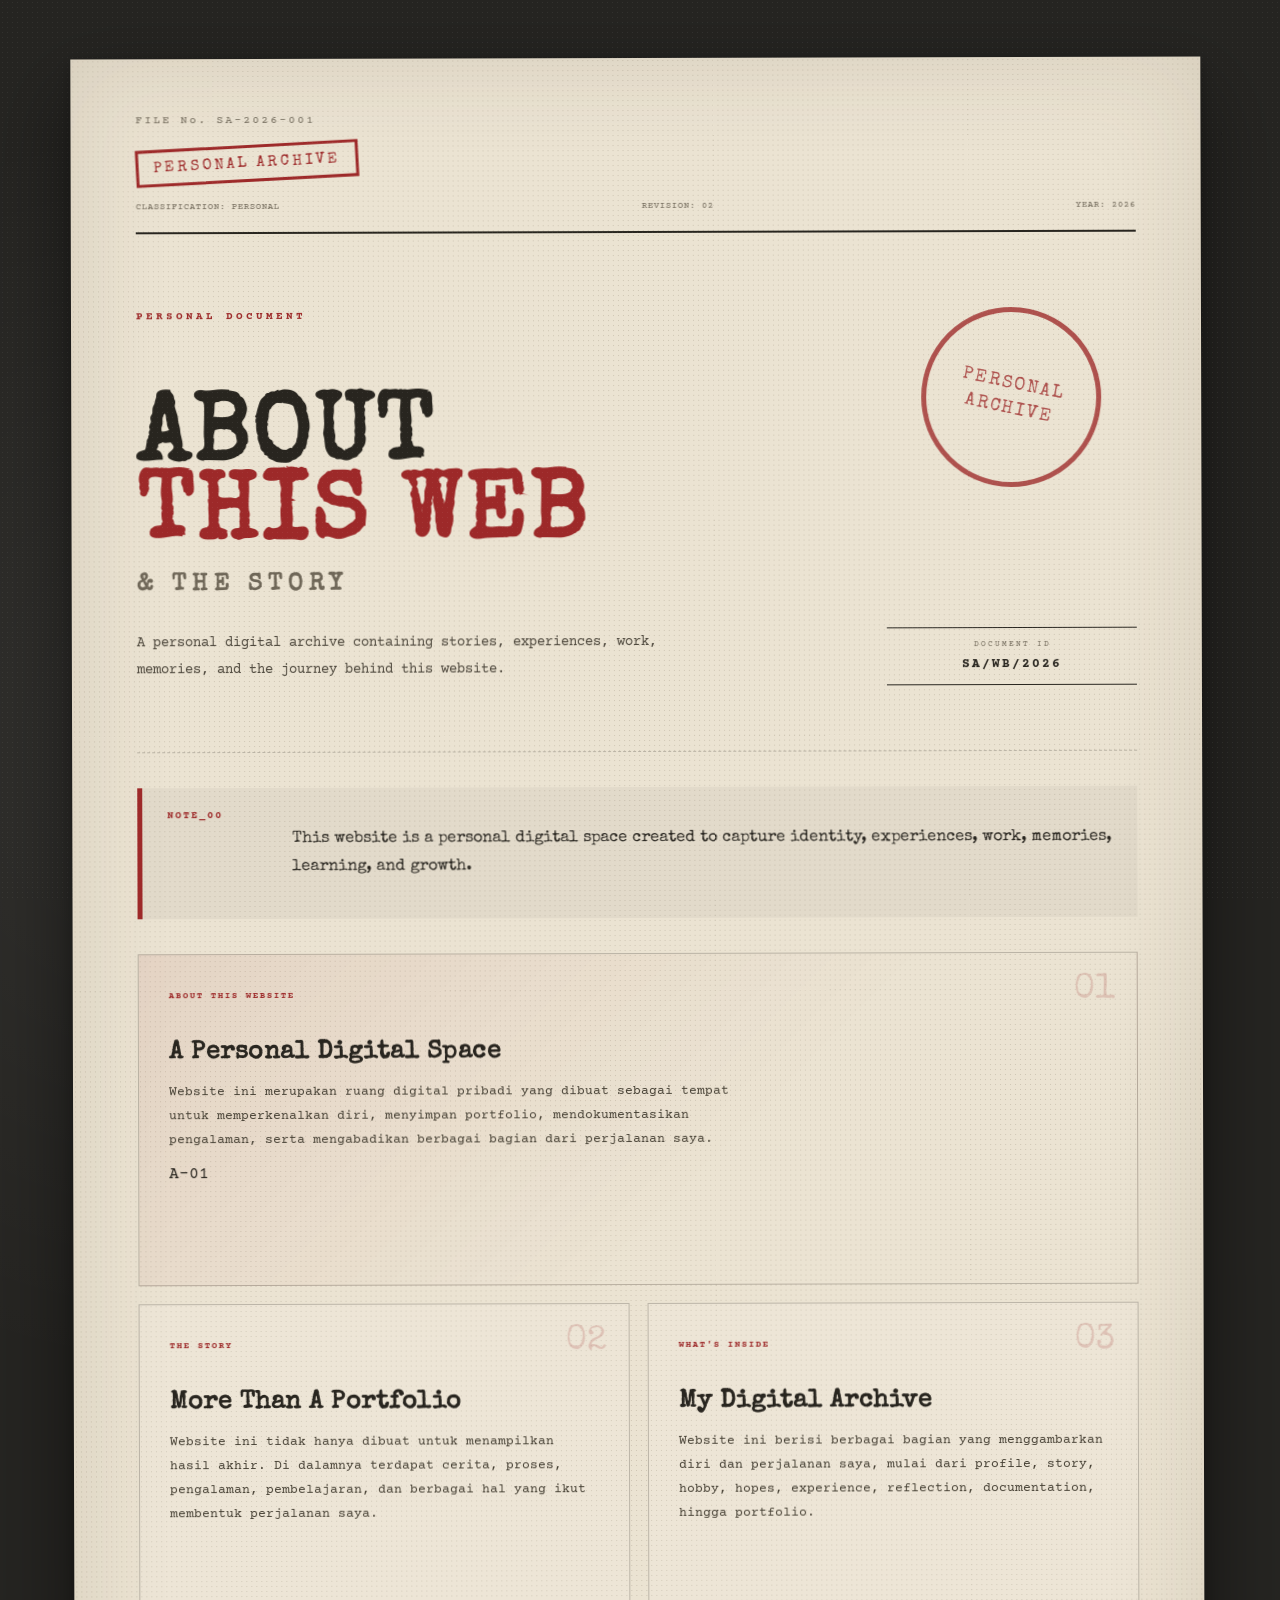
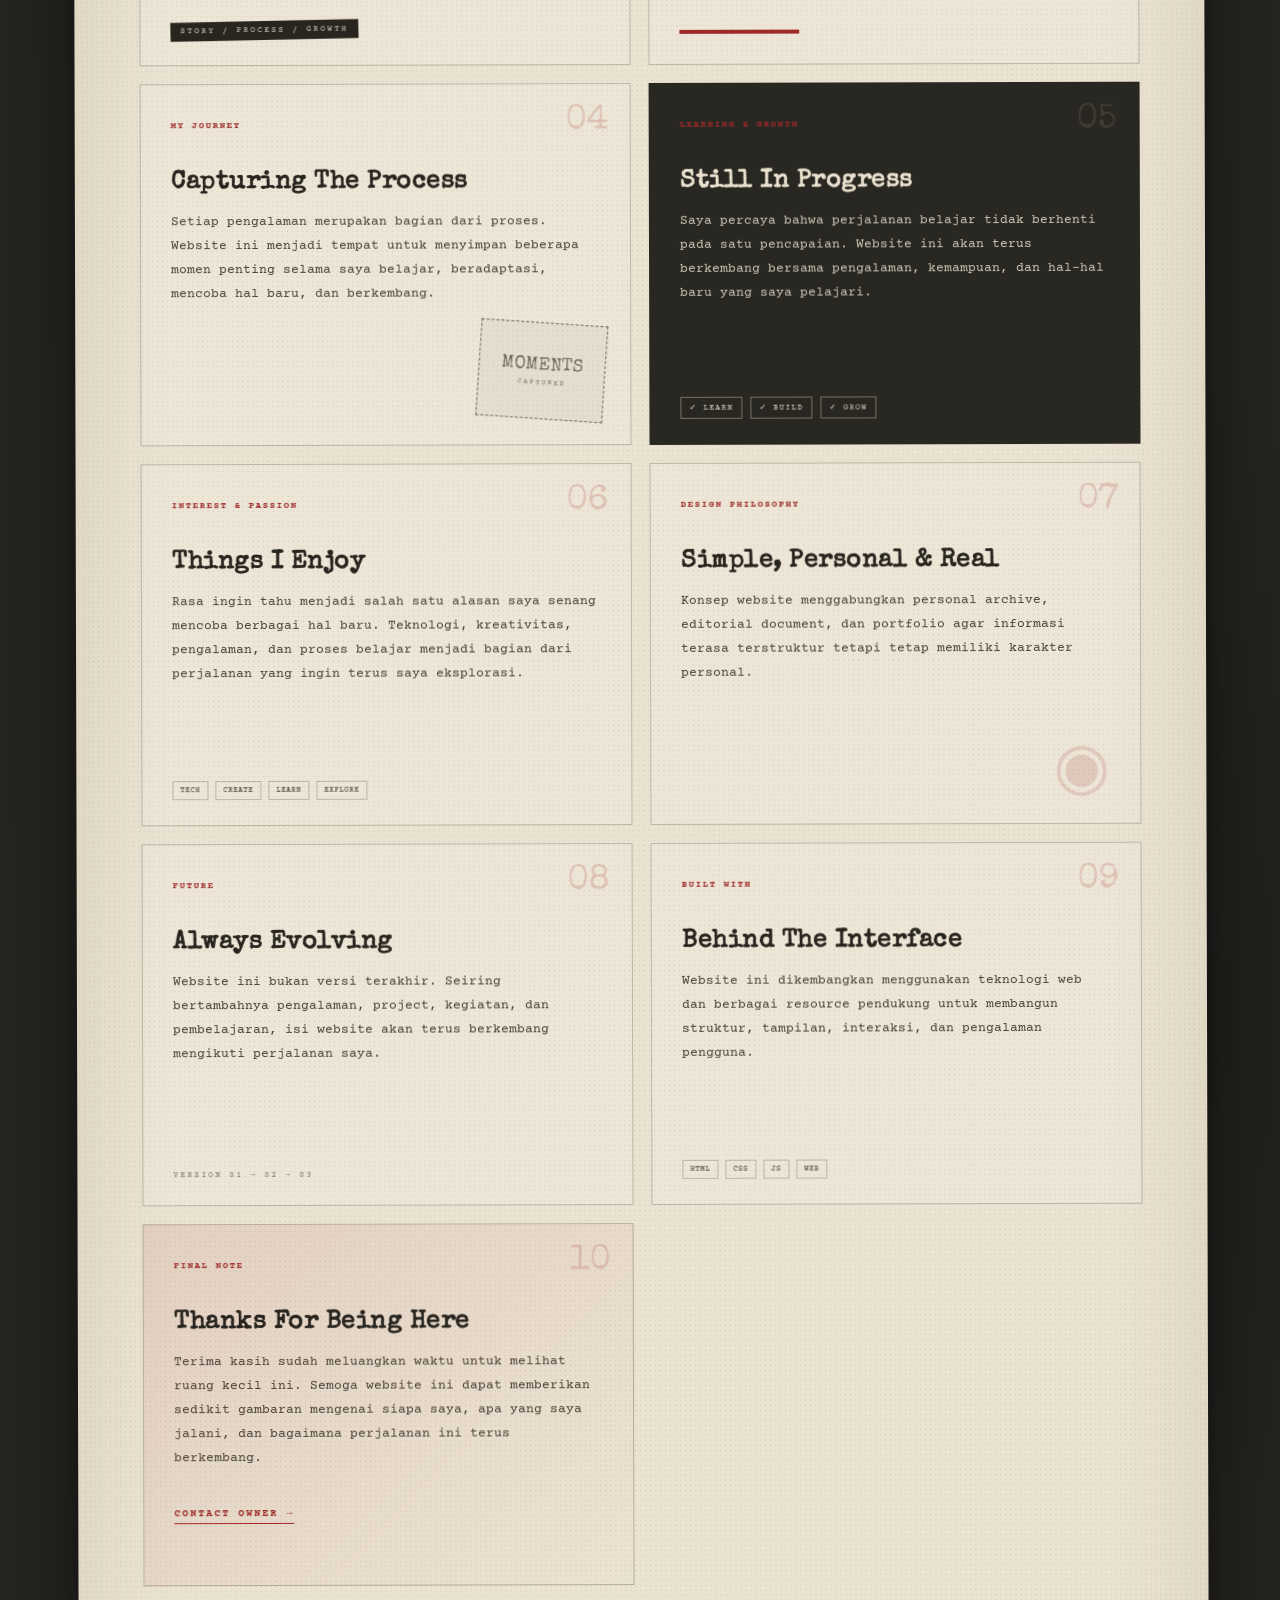
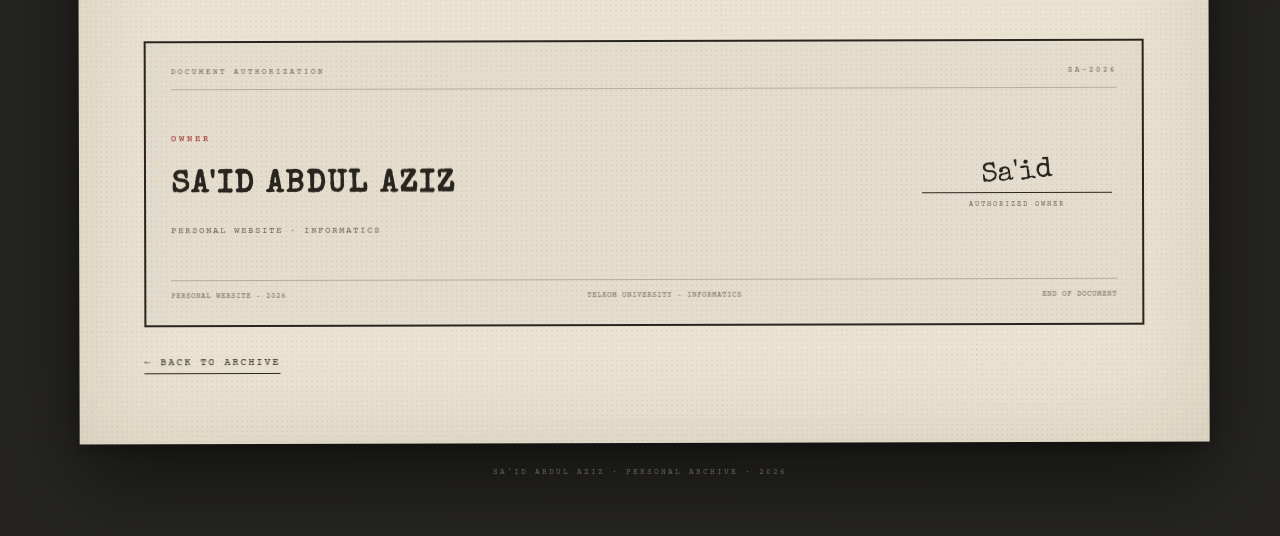
<file: about.html>
<!DOCTYPE html>
<html lang="id">

<head>

    <meta charset="UTF-8">

    <meta
        name="viewport"
        content="width=device-width, initial-scale=1.0"
    >

    <title>About Web — Sa'id Abdul Aziz</title>

    <link rel="stylesheet" href="about.css">

    <link
        rel="preconnect"
        href="https://fonts.googleapis.com"
    >

    <link
        rel="preconnect"
        href="https://fonts.gstatic.com"
        crossorigin
    >

    <link
        href="https://fonts.googleapis.com/css2?family=Courier+Prime:wght@400;700&family=Special+Elite&display=swap"
        rel="stylesheet"
    >

    <link
        rel="icon"
        type="image/png"
        href="foto2.png"
    >

</head>


<body>

    <div class="noise"></div>


    <main class="archive">


        <!-- =====================================
             TOP HEADER
        ====================================== -->

        <header class="archive-header">

            <div class="file-code">
                FILE No. SA-2026-001
            </div>

            <div class="status">
                PERSONAL ARCHIVE
            </div>

            <div class="top-meta">

                <span>
                    CLASSIFICATION: PERSONAL
                </span>

                <span>
                    REVISION: 02
                </span>

                <span>
                    YEAR: 2026
                </span>

            </div>

        </header>


        <!-- =====================================
             HERO
        ====================================== -->

        <section class="hero">

            <div class="hero-left">

                <p class="eyebrow">
                    PERSONAL DOCUMENT
                </p>

                <h1>

                    ABOUT<br>

                    <span>
                        THIS WEB
                    </span>

                    <small>
                        &amp; THE STORY
                    </small>

                </h1>

                <p class="hero-description">

                    A personal digital archive containing
                    stories, experiences, work, memories,
                    and the journey behind this website.

                </p>

            </div>


            <div class="hero-right">

                <div class="stamp">

                    PERSONAL<br>
                    ARCHIVE

                </div>


                <div class="document-id">

                    <span>
                        DOCUMENT ID
                    </span>

                    <strong>
                        SA/WB/2026
                    </strong>

                </div>

            </div>

        </section>


        <!-- =====================================
             INTRO NOTE
        ====================================== -->

        <section class="intro-note">

            <span class="note-mark">
                NOTE_00
            </span>

            <p>

                This website is a personal digital space
                created to capture identity, experiences,
                work, memories, learning, and growth.

            </p>

        </section>


        <!-- =====================================
             ABOUT GRID
        ====================================== -->

        <section class="terms">


            <!-- =================================
                 01 — ABOUT
            ================================== -->

            <article class="term-card featured">

                <div class="term-number">
                    01
                </div>


                <div class="term-content">

                    <span class="term-label">
                        ABOUT THIS WEBSITE
                    </span>

                    <h2>
                        A Personal Digital Space
                    </h2>

                    <p>

                        Website ini merupakan ruang digital
                        pribadi yang dibuat sebagai tempat
                        untuk memperkenalkan diri, menyimpan
                        portfolio, mendokumentasikan pengalaman,
                        serta mengabadikan berbagai bagian dari
                        perjalanan saya.

                    </p>

                </div>


                <div class="corner-mark">
                    A-01
                </div>

            </article>


            <!-- =================================
                 02 — STORY
            ================================== -->

            <article class="term-card">

                <div class="term-number">
                    02
                </div>


                <div class="term-content">

                    <span class="term-label">
                        THE STORY
                    </span>

                    <h2>
                        More Than A Portfolio
                    </h2>

                    <p>

                        Website ini tidak hanya dibuat untuk
                        menampilkan hasil akhir. Di dalamnya
                        terdapat cerita, proses, pengalaman,
                        pembelajaran, dan berbagai hal yang
                        ikut membentuk perjalanan saya.

                    </p>

                </div>


                <div class="redacted">
                    STORY / PROCESS / GROWTH
                </div>

            </article>


            <!-- =================================
                 03 — CONTENT
            ================================== -->

            <article class="term-card">

                <div class="term-number">
                    03
                </div>


                <div class="term-content">

                    <span class="term-label">
                        WHAT'S INSIDE
                    </span>

                    <h2>
                        My Digital Archive
                    </h2>

                    <p>

                        Website ini berisi berbagai bagian
                        yang menggambarkan diri dan perjalanan
                        saya, mulai dari profile, story, hobby,
                        hopes, experience, reflection,
                        documentation, hingga portfolio.

                    </p>

                </div>


                <div class="mini-line"></div>

            </article>


            <!-- =================================
                 04 — JOURNEY
            ================================== -->

            <article class="term-card photo-card">

                <div class="term-number">
                    04
                </div>


                <div class="term-content">

                    <span class="term-label">
                        MY JOURNEY
                    </span>

                    <h2>
                        Capturing The Process
                    </h2>

                    <p>

                        Setiap pengalaman merupakan bagian
                        dari proses. Website ini menjadi tempat
                        untuk menyimpan beberapa momen penting
                        selama saya belajar, beradaptasi,
                        mencoba hal baru, dan berkembang.

                    </p>

                </div>


                <div class="photo-placeholder">

                    <span>
                        MOMENTS
                    </span>

                    <small>
                        CAPTURED
                    </small>

                </div>

            </article>


            <!-- =================================
                 05 — LEARNING
            ================================== -->

            <article class="term-card dark-card">

                <div class="term-number">
                    05
                </div>


                <div class="term-content">

                    <span class="term-label">
                        LEARNING &amp; GROWTH
                    </span>

                    <h2>
                        Still In Progress
                    </h2>

                    <p>

                        Saya percaya bahwa perjalanan belajar
                        tidak berhenti pada satu pencapaian.
                        Website ini akan terus berkembang
                        bersama pengalaman, kemampuan, dan
                        hal-hal baru yang saya pelajari.

                    </p>

                </div>


                <div class="checkboxes">

                    <span>
                        ✓ LEARN
                    </span>

                    <span>
                        ✓ BUILD
                    </span>

                    <span>
                        ✓ GROW
                    </span>

                </div>

            </article>


            <!-- =================================
                 06 — INTEREST
            ================================== -->

            <article class="term-card">

                <div class="term-number">
                    06
                </div>


                <div class="term-content">

                    <span class="term-label">
                        INTEREST &amp; PASSION
                    </span>

                    <h2>
                        Things I Enjoy
                    </h2>

                    <p>

                        Rasa ingin tahu menjadi salah satu
                        alasan saya senang mencoba berbagai
                        hal baru. Teknologi, kreativitas,
                        pengalaman, dan proses belajar menjadi
                        bagian dari perjalanan yang ingin terus
                        saya eksplorasi.

                    </p>

                </div>


                <div class="links-row">

                    <span>
                        TECH
                    </span>

                    <span>
                        CREATE
                    </span>

                    <span>
                        LEARN
                    </span>

                    <span>
                        EXPLORE
                    </span>

                </div>

            </article>


            <!-- =================================
                 07 — DESIGN
            ================================== -->

            <article class="term-card privacy-card">

                <div class="term-number">
                    07
                </div>


                <div class="term-content">

                    <span class="term-label">
                        DESIGN PHILOSOPHY
                    </span>

                    <h2>
                        Simple, Personal &amp; Real
                    </h2>

                    <p>

                        Konsep website menggabungkan
                        personal archive, editorial document,
                        dan portfolio agar informasi terasa
                        terstruktur tetapi tetap memiliki
                        karakter personal.

                    </p>

                </div>


                <div class="privacy-symbol">
                    ◉
                </div>

            </article>


            <!-- =================================
                 08 — FUTURE
            ================================== -->

            <article class="term-card">

                <div class="term-number">
                    08
                </div>


                <div class="term-content">

                    <span class="term-label">
                        FUTURE
                    </span>

                    <h2>
                        Always Evolving
                    </h2>

                    <p>

                        Website ini bukan versi terakhir.
                        Seiring bertambahnya pengalaman,
                        project, kegiatan, dan pembelajaran,
                        isi website akan terus berkembang
                        mengikuti perjalanan saya.

                    </p>

                </div>


                <div class="revision">

                    VERSION 01 → 02 → 03

                </div>

            </article>


            <!-- =================================
                 09 — TECHNOLOGY
            ================================== -->

            <article class="term-card">

                <div class="term-number">
                    09
                </div>


                <div class="term-content">

                    <span class="term-label">
                        BUILT WITH
                    </span>

                    <h2>
                        Behind The Interface
                    </h2>

                    <p>

                        Website ini dikembangkan menggunakan
                        teknologi web dan berbagai resource
                        pendukung untuk membangun struktur,
                        tampilan, interaksi, dan pengalaman
                        pengguna.

                    </p>

                </div>


                <div class="links-row">

                    <span>
                        HTML
                    </span>

                    <span>
                        CSS
                    </span>

                    <span>
                        JS
                    </span>

                    <span>
                        WEB
                    </span>

                </div>

            </article>


            <!-- =================================
                 10 — FINAL NOTE
            ================================== -->

            <article class="term-card contact-card">

                <div class="term-number">
                    10
                </div>


                <div class="term-content">

                    <span class="term-label">
                        FINAL NOTE
                    </span>

                    <h2>
                        Thanks For Being Here
                    </h2>

                    <p>

                        Terima kasih sudah meluangkan waktu
                        untuk melihat ruang kecil ini.
                        Semoga website ini dapat memberikan
                        sedikit gambaran mengenai siapa saya,
                        apa yang saya jalani, dan bagaimana
                        perjalanan ini terus berkembang.

                    </p>


                    <a href="mailto:saidaziz.expert@gmail.com">

                        CONTACT OWNER →

                    </a>

                </div>

            </article>


        </section>


        <!-- =====================================
             OWNER DOCUMENT
        ====================================== -->

        <section class="owner-document">


            <div class="owner-top">

                <span>
                    DOCUMENT AUTHORIZATION
                </span>

                <span>
                    SA-2026
                </span>

            </div>


            <div class="owner-main">


                <div>

                    <p class="owner-label">
                        OWNER
                    </p>

                    <h2>
                        SA'ID ABDUL AZIZ
                    </h2>

                    <p class="owner-role">
                        PERSONAL WEBSITE · INFORMATICS
                    </p>

                </div>


                <div class="signature-box">

                    <div class="signature">
                        Sa'id
                    </div>

                    <div class="signature-line"></div>

                    <span>
                        AUTHORIZED OWNER
                    </span>

                </div>


            </div>


            <div class="owner-footer">

                <span>
                    PERSONAL WEBSITE · 2026
                </span>

                <span>
                    TELKOM UNIVERSITY · INFORMATICS
                </span>

                <span>
                    END OF DOCUMENT
                </span>

            </div>


        </section>


        <!-- =====================================
             BACK BUTTON
        ====================================== -->

        <a
            href="index.html"
            class="back-button"
        >
            ← BACK TO ARCHIVE
        </a>


    </main>


    <!-- =====================================
         FOOTER
    ====================================== -->

    <footer class="page-footer">

        SA'ID ABDUL AZIZ · PERSONAL ARCHIVE · 2026

    </footer>


</body>

</html>
</file>
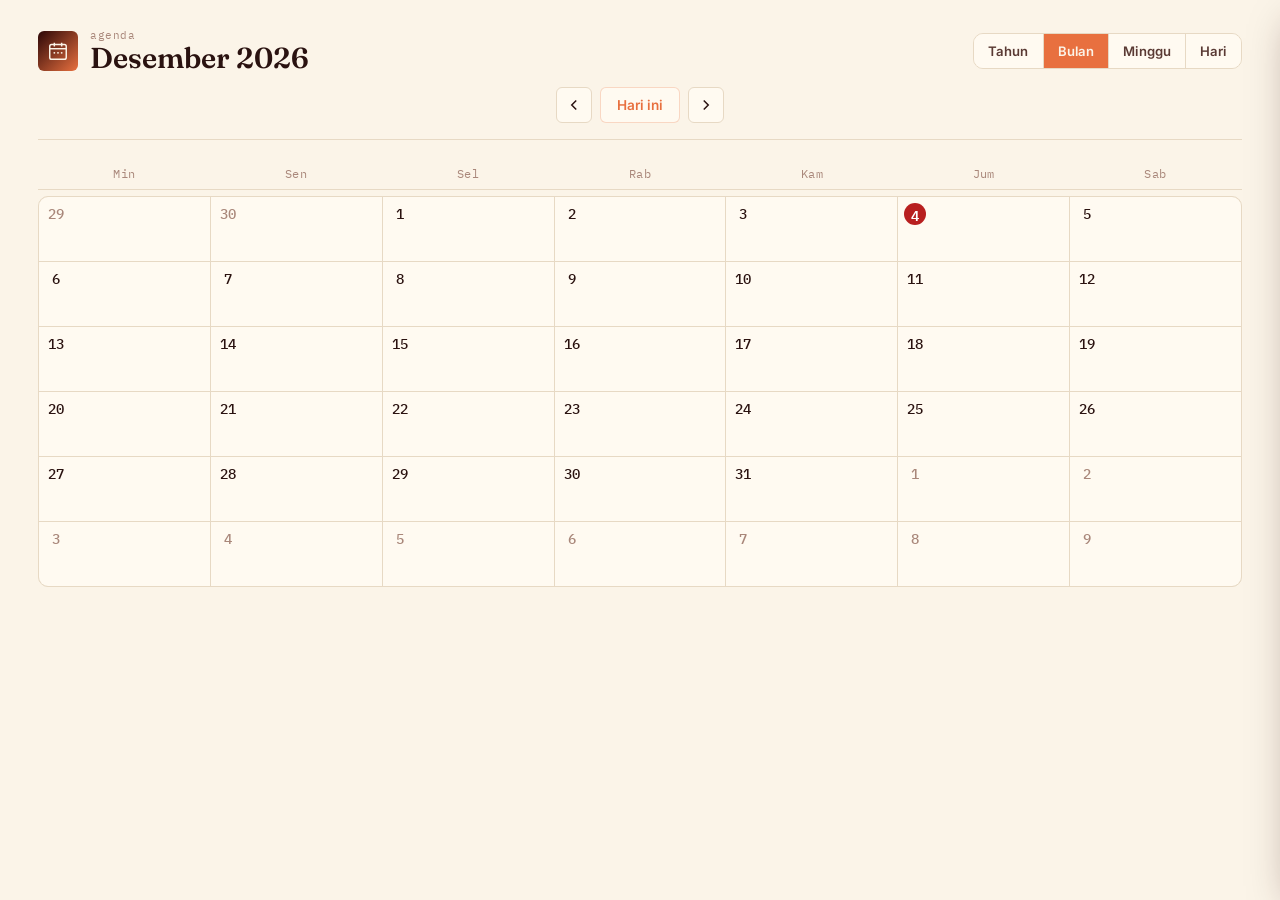
<file: calendar.html>
<!DOCTYPE html>
<html lang="id">
<head>
<meta charset="UTF-8">
<meta name="viewport" content="width=device-width, initial-scale=1.0">
<title>Kalender Said</title>
<link rel="preconnect" href="https://fonts.googleapis.com">
<link rel="preconnect" href="https://fonts.gstatic.com" crossorigin>
<link href="https://fonts.googleapis.com/css2?family=Fraunces:opsz,wght@9..144,400;9..144,500;9..144,600;9..144,700&family=IBM+Plex+Mono:wght@400;500;600&family=Inter:wght@400;500;600;700&display=swap" rel="stylesheet">
<link rel="stylesheet" href="calendar.css">
</head>
<body>

<div class="app" id="app">

  <!-- ===== HEADER ===== -->
  <header class="topbar">
    <div class="topbar__brand">
      <span class="brand__mark" aria-hidden="true">
        <svg viewBox="0 0 24 24" width="22" height="22" fill="none" stroke="currentColor" stroke-width="1.6">
          <rect x="3" y="5" width="18" height="16" rx="2"/>
          <path d="M3 9.5h18"/>
          <path d="M8 3v4M16 3v4"/>
          <circle cx="8" cy="14" r="1" fill="currentColor" stroke="none"/>
          <circle cx="12" cy="14" r="1" fill="currentColor" stroke="none"/>
          <circle cx="16" cy="14" r="1" fill="currentColor" stroke="none"/>
        </svg>
      </span>
      <div class="brand__text">
        <p class="brand__eyebrow">Agenda</p>
        <h1 class="brand__title" id="periodTitle">—</h1>
      </div>
    </div>

    <nav class="topbar__nav" aria-label="Navigasi periode">
      <button class="navbtn" id="btnPrev" type="button" aria-label="Periode sebelumnya">
        <svg viewBox="0 0 24 24" width="18" height="18" fill="none" stroke="currentColor" stroke-width="2"><path d="M15 6l-6 6 6 6"/></svg>
      </button>
      <button class="navbtn navbtn--today" id="btnToday" type="button">Hari ini</button>
      <button class="navbtn" id="btnNext" type="button" aria-label="Periode berikutnya">
        <svg viewBox="0 0 24 24" width="18" height="18" fill="none" stroke="currentColor" stroke-width="2"><path d="M9 6l6 6-6 6"/></svg>
      </button>
    </nav>

    <div class="topbar__views" role="tablist" aria-label="Pilih tampilan kalender" id="viewSwitch">
      <button class="viewbtn" role="tab" data-view="year" type="button">Tahun</button>
      <button class="viewbtn" role="tab" data-view="month" type="button" aria-selected="true">Bulan</button>
      <button class="viewbtn" role="tab" data-view="week" type="button">Minggu</button>
      <button class="viewbtn" role="tab" data-view="day" type="button">Hari</button>
    </div>
  </header>

  <!-- ===== MAIN ===== -->
  <div class="workspace">

    <main class="stage" id="stage">

      <!-- YEAR VIEW -->
      <section class="view view--year" id="viewYear" hidden>
        <div class="yeargrid" id="yearGrid"></div>
      </section>

      <!-- MONTH VIEW -->
      <section class="view view--month" id="viewMonth" hidden>
        <div class="weekday-row" id="monthWeekdayRow"></div>
        <div class="monthgrid" id="monthGrid"></div>
      </section>

      <!-- WEEK VIEW -->
      <section class="view view--week" id="viewWeek" hidden>
        <div class="weekgrid" id="weekGrid"></div>
      </section>

      <!-- DAY VIEW -->
      <section class="view view--day" id="viewDay" hidden>
        <div class="daytimeline" id="dayTimeline"></div>
      </section>

    </main>

    <!-- ===== AGENDA PANEL ===== -->
    <aside class="agenda" id="agenda" aria-live="polite">
      <div class="agenda__scrim" id="agendaScrim"></div>
      <div class="agenda__sheet" id="agendaSheet">
        <button class="agenda__close" id="agendaClose" type="button" aria-label="Tutup agenda">
          <svg viewBox="0 0 24 24" width="18" height="18" fill="none" stroke="currentColor" stroke-width="2"><path d="M6 6l12 12M18 6L6 18"/></svg>
        </button>
        <p class="agenda__eyebrow" id="agendaWeekday">—</p>
        <h2 class="agenda__date" id="agendaDate">—</h2>
        <div class="agenda__list" id="agendaList"></div>
      </div>
    </aside>

  </div>

</div>

<script src="calendar.js"></script>
</body>
</html>
</file>
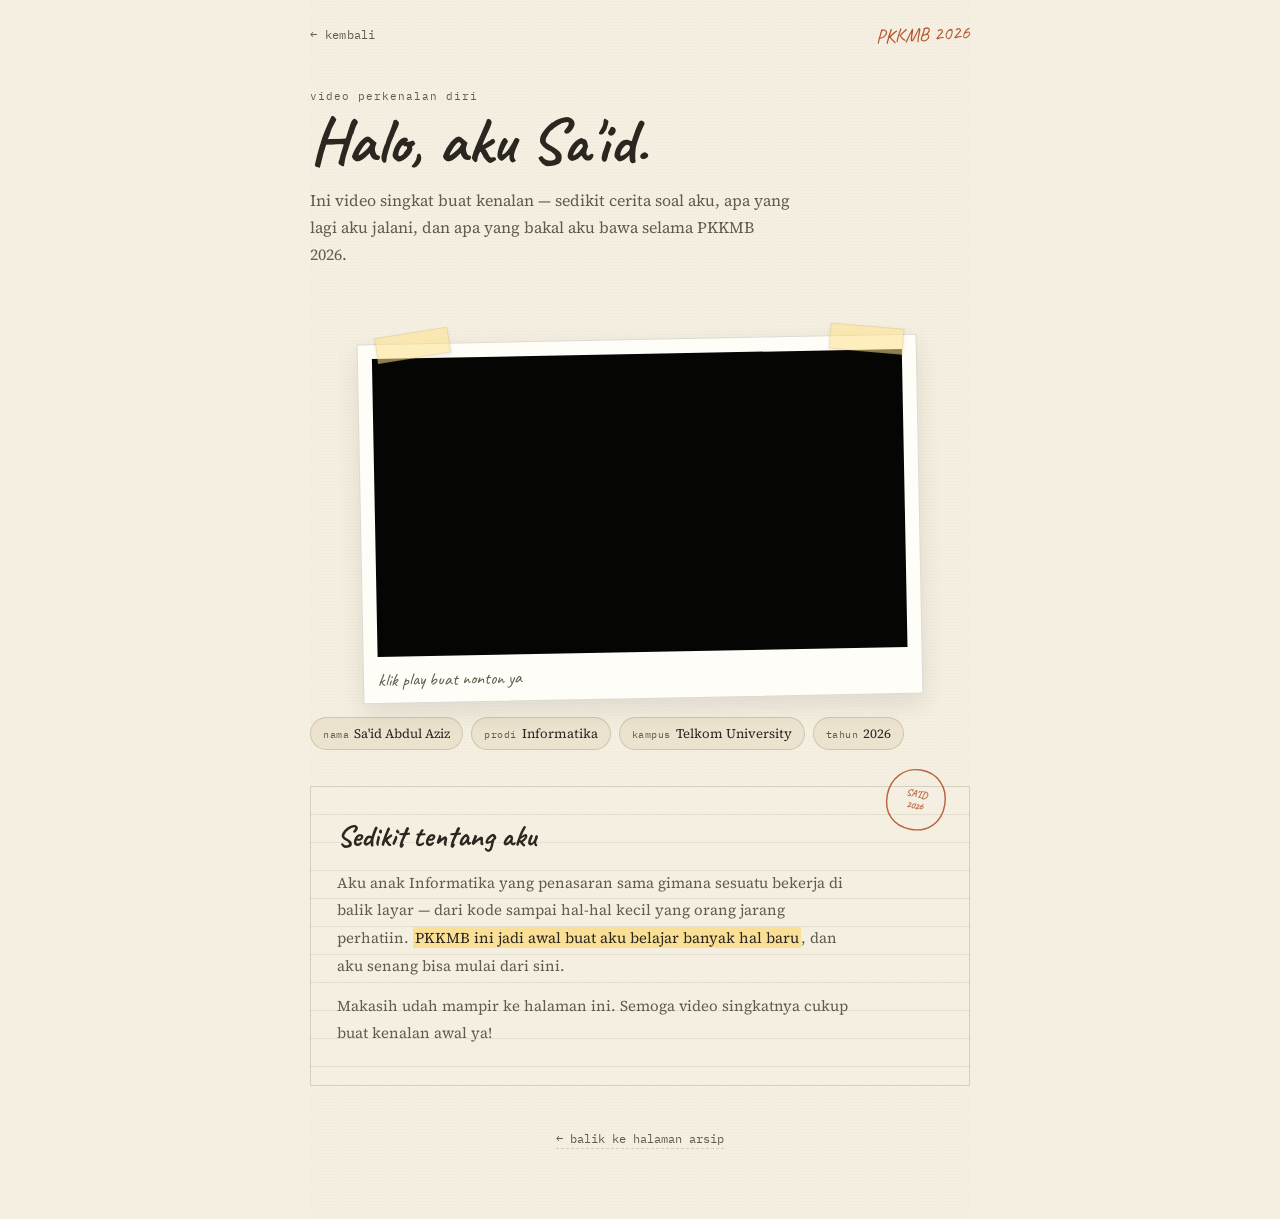
<file: introduce.html>
<!DOCTYPE html>
<html lang="id">
<head>
<meta charset="UTF-8">
<meta name="viewport" content="width=device-width, initial-scale=1.0">
<title>Kenalan Sama Aku — Sa'id Abdul Aziz</title>

<link rel="stylesheet" href="introduce.css">
  <link rel="icon" type="image/png" href="foto2.png">

<link rel="preconnect" href="https://fonts.googleapis.com">
<link rel="preconnect" href="https://fonts.gstatic.com" crossorigin>
<link href="https://fonts.googleapis.com/css2?family=Caveat:wght@500;700&family=Source+Serif+4:ital,opsz,wght@0,8..60,400;0,8..60,600;1,8..60,400&family=IBM+Plex+Mono:wght@400;500&display=swap" rel="stylesheet">
</head>
<body>

  <main class="page">

    <header class="topbar">
      <a href="index.html" class="tab-link">← kembali</a>
      <span class="stamp">PKKMB 2026</span>
    </header>

    <section class="content">

      <div class="title-block">
        <p class="kicker">video perkenalan diri</p>
        <h1>Halo, aku Sa'id.</h1>
        <p class="lede">Ini video singkat buat kenalan — sedikit cerita soal aku, apa yang lagi aku jalani, dan apa yang bakal aku bawa selama PKKMB 2026.</p>
      </div>

      <figure class="photo">
        <span class="tape tape-left"></span>
        <span class="tape tape-right"></span>

        <div class="frame">
          <iframe
            class="video"
            src="https://drive.google.com/file/d/1ftbU-QdzOU4WYR2ARYBv7UYAQjeOTc58/preview"
            allow="autoplay"
            allowfullscreen
            loading="lazy">
          </iframe>
        </div>

        <figcaption>klik play buat nonton ya</figcaption>
      </figure>

      <ul class="tags">
        <li><span>nama</span>Sa'id Abdul Aziz</li>
        <li><span>prodi</span>Informatika</li>
        <li><span>kampus</span>Telkom University</li>
        <li><span>tahun</span>2026</li>
      </ul>

      <div class="note">
        <span class="badge" aria-hidden="true">
          <svg viewBox="0 0 120 120">
            <path d="M60 8 C90 8 110 30 110 60 C110 92 88 112 58 111 C28 110 9 90 10 59 C11 29 32 8 60 8 Z" />
            <text x="60" y="55" text-anchor="middle">SA'ID</text>
            <text x="60" y="75" text-anchor="middle">2026</text>
          </svg>
        </span>

        <h2>Sedikit tentang aku</h2>
        <p>Aku anak Informatika yang penasaran sama gimana sesuatu bekerja di balik layar — dari kode sampai hal-hal kecil yang orang jarang perhatiin. <mark>PKKMB ini jadi awal buat aku belajar banyak hal baru</mark>, dan aku senang bisa mulai dari sini.</p>
        <p>Makasih udah mampir ke halaman ini. Semoga video singkatnya cukup buat kenalan awal ya!</p>
      </div>

      <footer class="footer">
        <a href="index.html">← balik ke halaman arsip</a>
      </footer>

    </section>
  </main>

  <script src="introduce.js"></script>
</body>
</html>
</file>
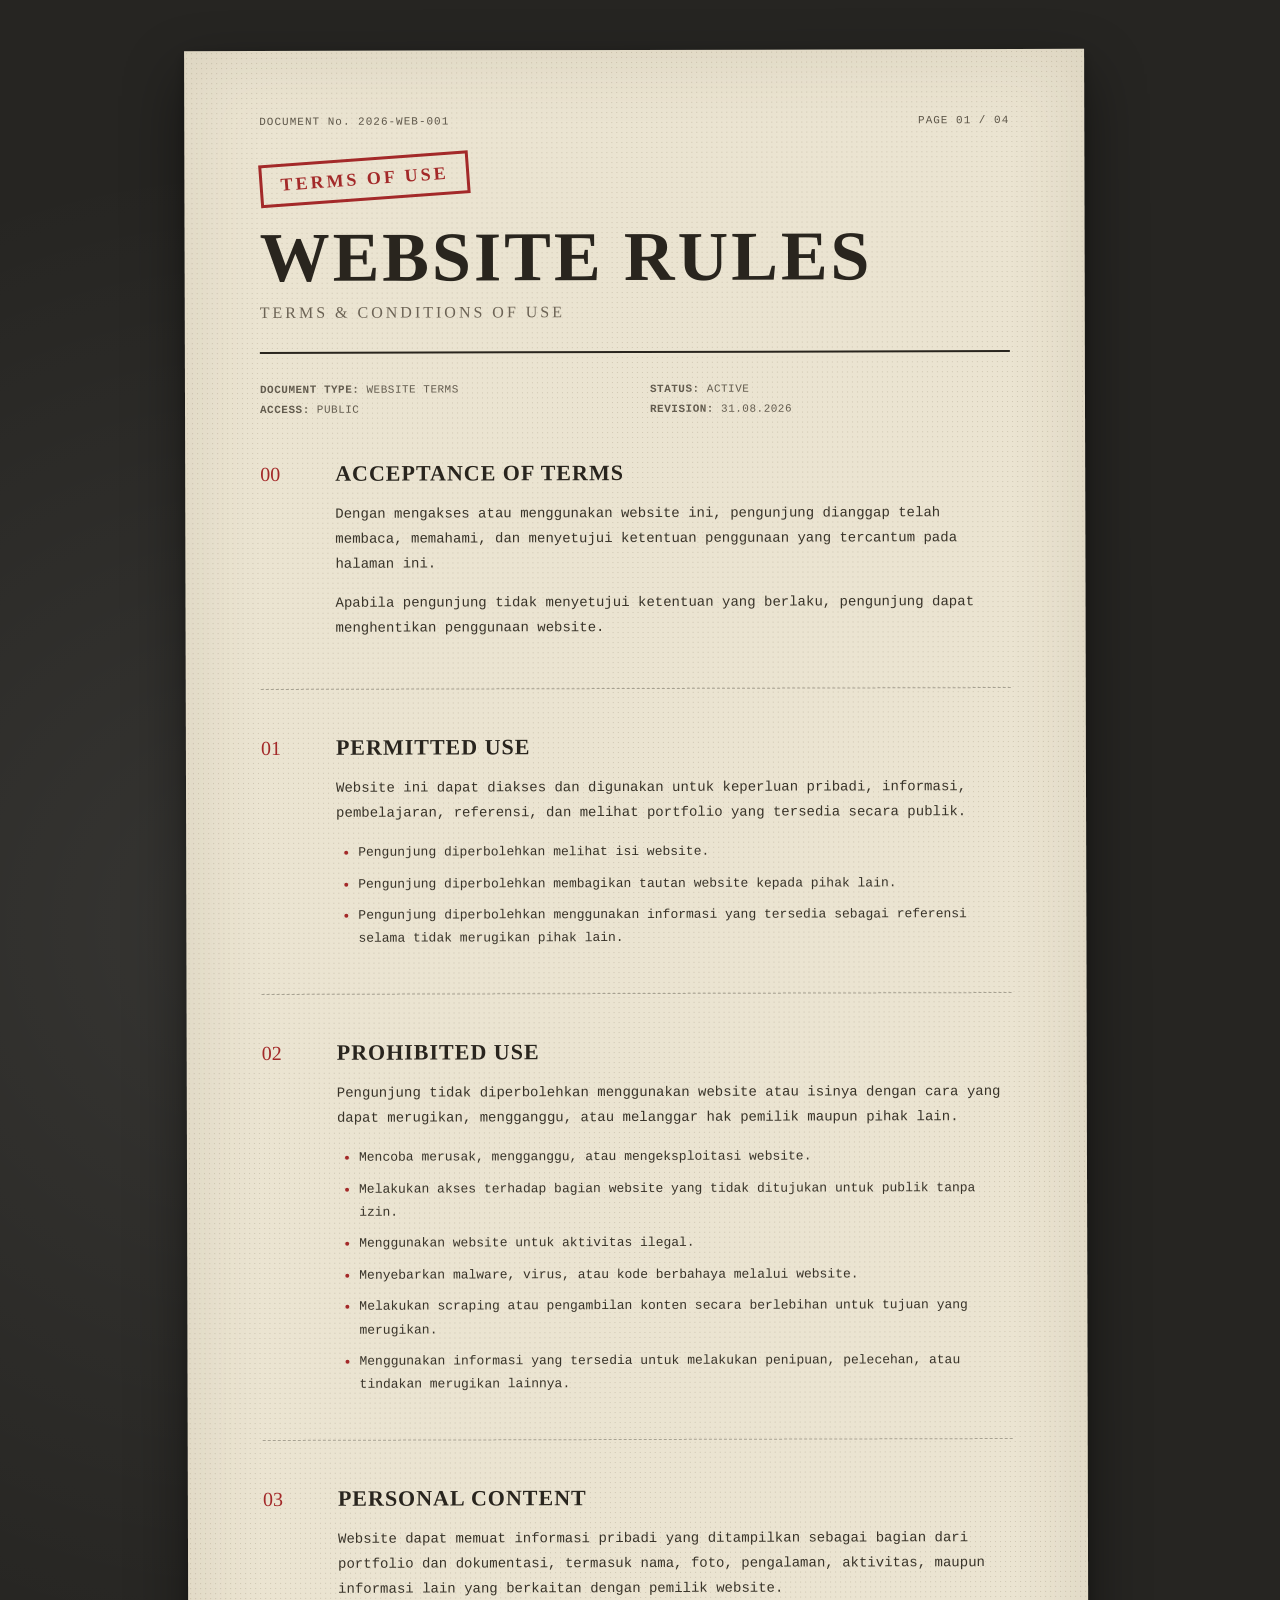
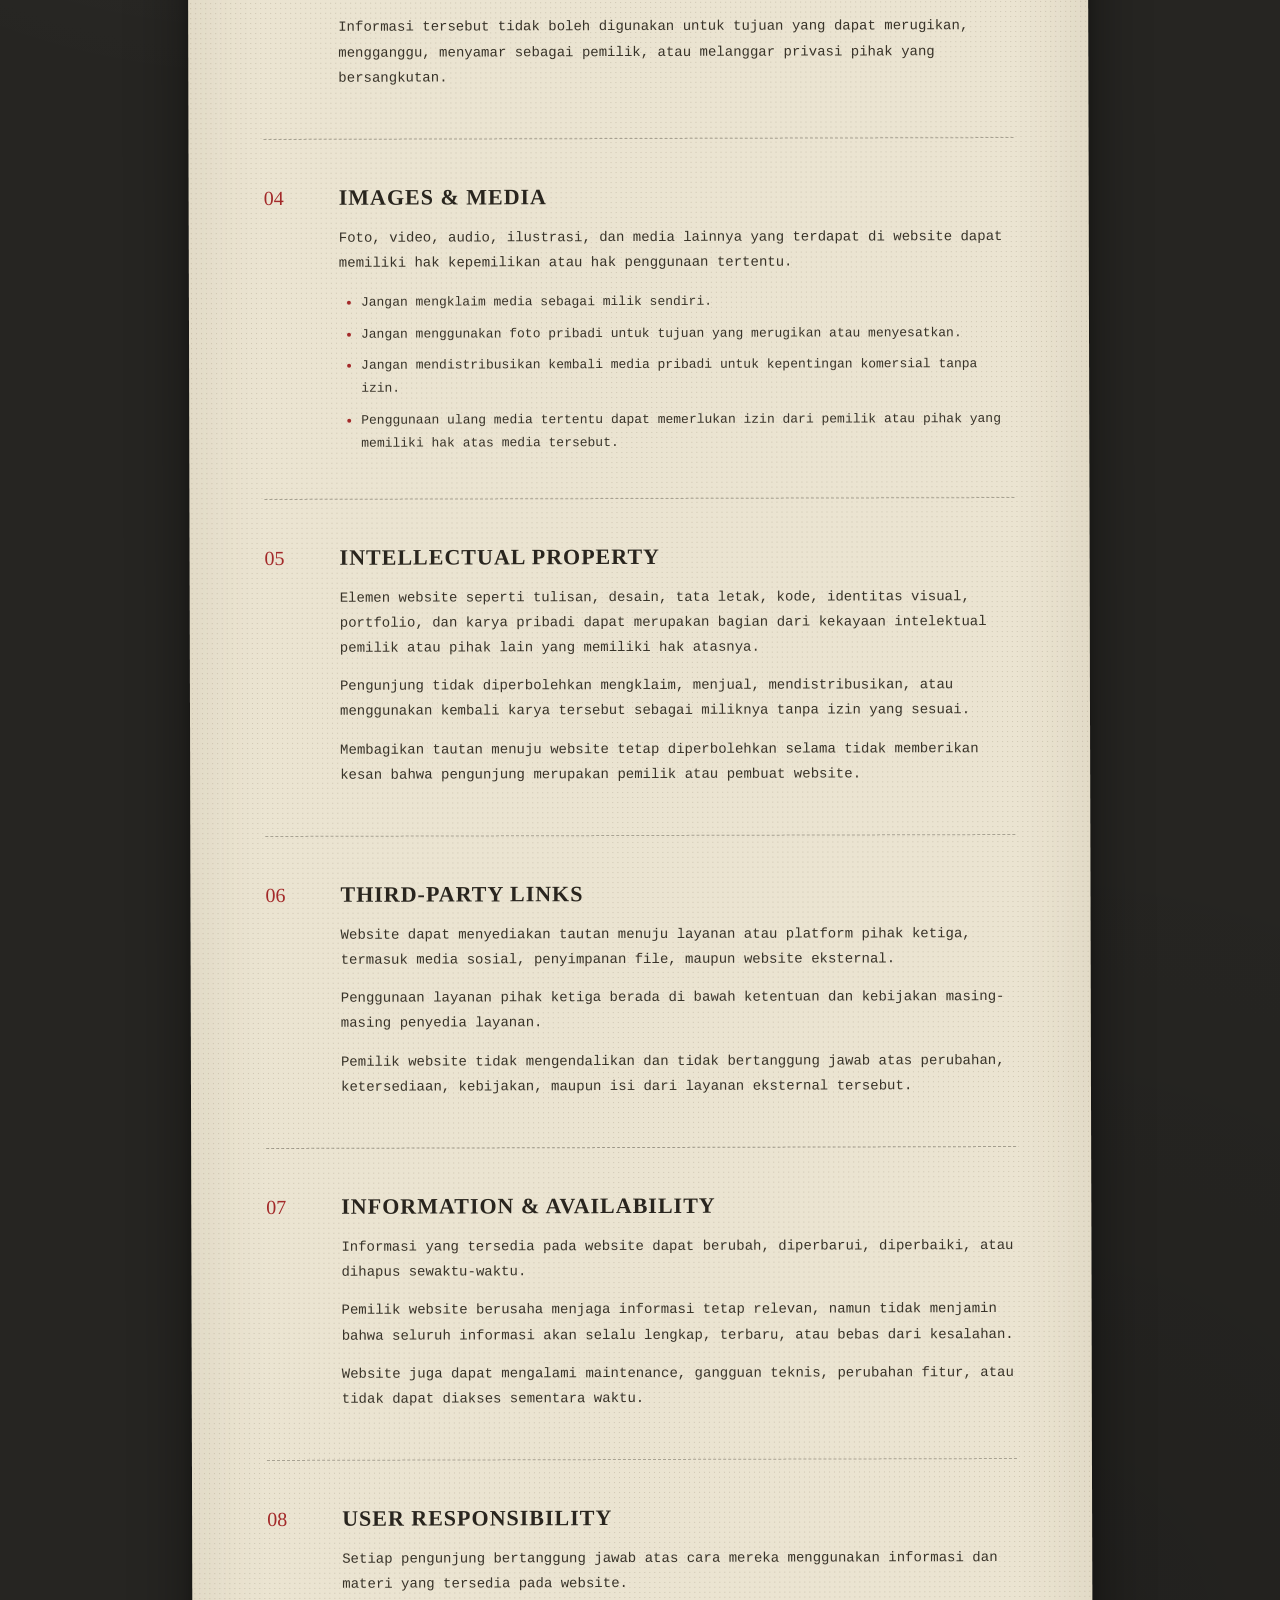
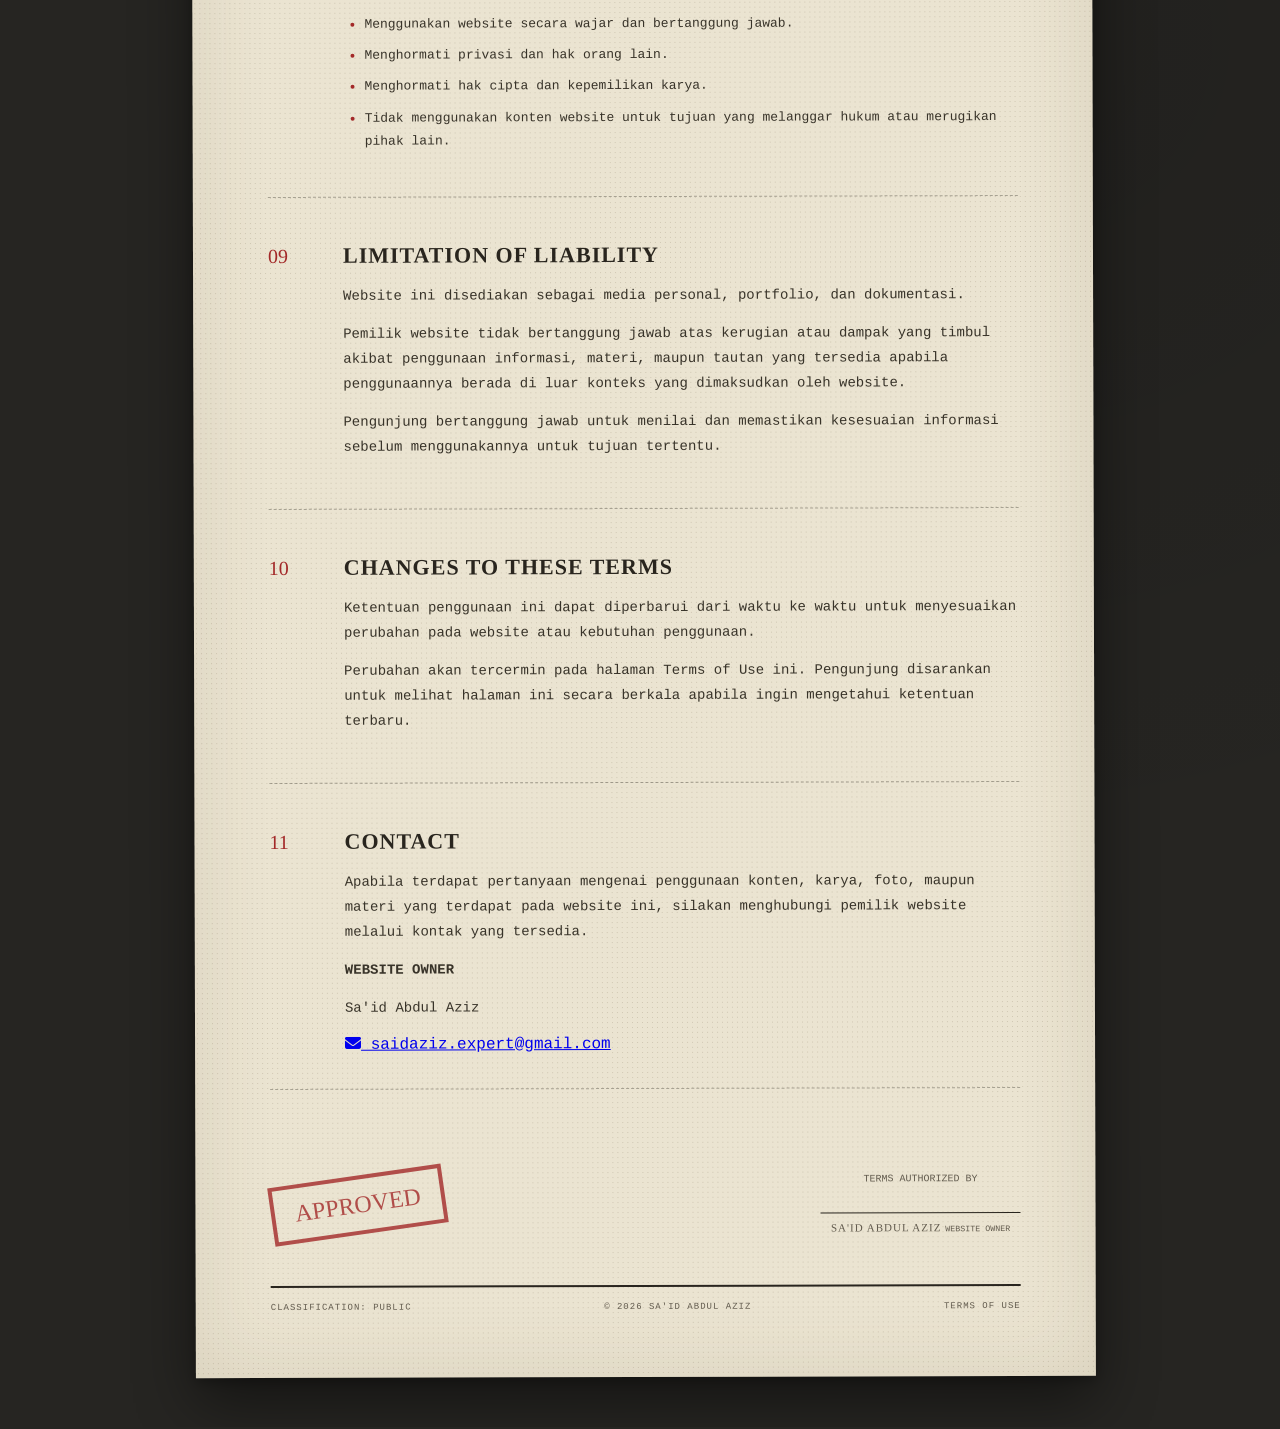
<file: terms.html>
<!DOCTYPE html>
<html lang="id">
<head>
    <meta charset="UTF-8">
    <meta name="viewport" content="width=device-width, initial-scale=1.0">

    <title>Terms of Use — SA'ID AZIZ</title>

    <link rel="preconnect" href="https://fonts.googleapis.com">

    <link
        href="https://fonts.googleapis.com/css2?family=Baloo+2:wght@500;600;700;800&family=Plus+Jakarta+Sans:wght@400;500;600;700;800&family=Space+Mono:wght@400;700&display=swap"
        rel="stylesheet"
    >

    <link
        rel="stylesheet"
        href="https://cdnjs.cloudflare.com/ajax/libs/font-awesome/6.5.1/css/all.min.css"
    >

    <link rel="icon" type="image/png" href="foto2.png">

    <link rel="stylesheet" href="terms.css">
</head>

<body>

<main class="document">

    <!-- =========================================
         HEADER
    ========================================== -->

    <header class="document-header">

        <div class="top-line">
            <span>DOCUMENT No. 2026-WEB-001</span>
            <span>PAGE 01 / 04</span>
        </div>

        <div class="classified">
            TERMS OF USE
        </div>

        <h1>
            WEBSITE RULES
        </h1>

        <p class="subtitle">
            TERMS &amp; CONDITIONS OF USE
        </p>

        <div class="divider"></div>

        <div class="document-info">

            <p>
                <strong>DOCUMENT TYPE:</strong>
                WEBSITE TERMS
            </p>

            <p>
                <strong>STATUS:</strong>
                ACTIVE
            </p>

            <p>
                <strong>ACCESS:</strong>
                PUBLIC
            </p>

            <p>
                <strong>REVISION:</strong>
                31.08.2026
            </p>

        </div>

    </header>


    <!-- =========================================
         00 — ACCEPTANCE
    ========================================== -->

    <section class="section">

        <div class="section-number">
            00
        </div>

        <div class="section-content">

            <h2>
                ACCEPTANCE OF TERMS
            </h2>

            <p>
                Dengan mengakses atau menggunakan website ini,
                pengunjung dianggap telah membaca, memahami,
                dan menyetujui ketentuan penggunaan yang tercantum
                pada halaman ini.
            </p>

            <p>
                Apabila pengunjung tidak menyetujui ketentuan
                yang berlaku, pengunjung dapat menghentikan
                penggunaan website.
            </p>

        </div>

    </section>


    <!-- =========================================
         01 — PERMITTED USE
    ========================================== -->

    <section class="section">

        <div class="section-number">
            01
        </div>

        <div class="section-content">

            <h2>
                PERMITTED USE
            </h2>

            <p>
                Website ini dapat diakses dan digunakan untuk
                keperluan pribadi, informasi, pembelajaran,
                referensi, dan melihat portfolio yang tersedia
                secara publik.
            </p>

            <ul>

                <li>
                    Pengunjung diperbolehkan melihat isi website.
                </li>

                <li>
                    Pengunjung diperbolehkan membagikan tautan
                    website kepada pihak lain.
                </li>

                <li>
                    Pengunjung diperbolehkan menggunakan informasi
                    yang tersedia sebagai referensi selama tidak
                    merugikan pihak lain.
                </li>

            </ul>

        </div>

    </section>


    <!-- =========================================
         02 — PROHIBITED USE
    ========================================== -->

    <section class="section">

        <div class="section-number">
            02
        </div>

        <div class="section-content">

            <h2>
                PROHIBITED USE
            </h2>

            <p>
                Pengunjung tidak diperbolehkan menggunakan website
                atau isinya dengan cara yang dapat merugikan,
                mengganggu, atau melanggar hak pemilik maupun
                pihak lain.
            </p>

            <ul>

                <li>
                    Mencoba merusak, mengganggu, atau mengeksploitasi
                    website.
                </li>

                <li>
                    Melakukan akses terhadap bagian website yang
                    tidak ditujukan untuk publik tanpa izin.
                </li>

                <li>
                    Menggunakan website untuk aktivitas ilegal.
                </li>

                <li>
                    Menyebarkan malware, virus, atau kode berbahaya
                    melalui website.
                </li>

                <li>
                    Melakukan scraping atau pengambilan konten
                    secara berlebihan untuk tujuan yang merugikan.
                </li>

                <li>
                    Menggunakan informasi yang tersedia untuk
                    melakukan penipuan, pelecehan, atau tindakan
                    merugikan lainnya.
                </li>

            </ul>

        </div>

    </section>


    <!-- =========================================
         03 — PERSONAL CONTENT
    ========================================== -->

    <section class="section">

        <div class="section-number">
            03
        </div>

        <div class="section-content">

            <h2>
                PERSONAL CONTENT
            </h2>

            <p>
                Website dapat memuat informasi pribadi yang
                ditampilkan sebagai bagian dari portfolio dan
                dokumentasi, termasuk nama, foto, pengalaman,
                aktivitas, maupun informasi lain yang berkaitan
                dengan pemilik website.
            </p>

            <p>
                Informasi tersebut tidak boleh digunakan untuk
                tujuan yang dapat merugikan, mengganggu, menyamar
                sebagai pemilik, atau melanggar privasi pihak
                yang bersangkutan.
            </p>

        </div>

    </section>


    <!-- =========================================
         04 — IMAGES & MEDIA
    ========================================== -->

    <section class="section">

        <div class="section-number">
            04
        </div>

        <div class="section-content">

            <h2>
                IMAGES &amp; MEDIA
            </h2>

            <p>
                Foto, video, audio, ilustrasi, dan media lainnya
                yang terdapat di website dapat memiliki hak
                kepemilikan atau hak penggunaan tertentu.
            </p>

            <ul>

                <li>
                    Jangan mengklaim media sebagai milik sendiri.
                </li>

                <li>
                    Jangan menggunakan foto pribadi untuk tujuan
                    yang merugikan atau menyesatkan.
                </li>

                <li>
                    Jangan mendistribusikan kembali media pribadi
                    untuk kepentingan komersial tanpa izin.
                </li>

                <li>
                    Penggunaan ulang media tertentu dapat
                    memerlukan izin dari pemilik atau pihak
                    yang memiliki hak atas media tersebut.
                </li>

            </ul>

        </div>

    </section>


    <!-- =========================================
         05 — INTELLECTUAL PROPERTY
    ========================================== -->

    <section class="section">

        <div class="section-number">
            05
        </div>

        <div class="section-content">

            <h2>
                INTELLECTUAL PROPERTY
            </h2>

            <p>
                Elemen website seperti tulisan, desain, tata letak,
                kode, identitas visual, portfolio, dan karya pribadi
                dapat merupakan bagian dari kekayaan intelektual
                pemilik atau pihak lain yang memiliki hak atasnya.
            </p>

            <p>
                Pengunjung tidak diperbolehkan mengklaim,
                menjual, mendistribusikan, atau menggunakan kembali
                karya tersebut sebagai miliknya tanpa izin yang sesuai.
            </p>

            <p>
                Membagikan tautan menuju website tetap diperbolehkan
                selama tidak memberikan kesan bahwa pengunjung
                merupakan pemilik atau pembuat website.
            </p>

        </div>

    </section>


    <!-- =========================================
         06 — THIRD-PARTY LINKS
    ========================================== -->

    <section class="section">

        <div class="section-number">
            06
        </div>

        <div class="section-content">

            <h2>
                THIRD-PARTY LINKS
            </h2>

            <p>
                Website dapat menyediakan tautan menuju layanan
                atau platform pihak ketiga, termasuk media sosial,
                penyimpanan file, maupun website eksternal.
            </p>

            <p>
                Penggunaan layanan pihak ketiga berada di bawah
                ketentuan dan kebijakan masing-masing penyedia
                layanan.
            </p>

            <p>
                Pemilik website tidak mengendalikan dan tidak
                bertanggung jawab atas perubahan, ketersediaan,
                kebijakan, maupun isi dari layanan eksternal tersebut.
            </p>

        </div>

    </section>


    <!-- =========================================
         07 — INFORMATION & AVAILABILITY
    ========================================== -->

    <section class="section">

        <div class="section-number">
            07
        </div>

        <div class="section-content">

            <h2>
                INFORMATION &amp; AVAILABILITY
            </h2>

            <p>
                Informasi yang tersedia pada website dapat berubah,
                diperbarui, diperbaiki, atau dihapus sewaktu-waktu.
            </p>

            <p>
                Pemilik website berusaha menjaga informasi tetap
                relevan, namun tidak menjamin bahwa seluruh informasi
                akan selalu lengkap, terbaru, atau bebas dari kesalahan.
            </p>

            <p>
                Website juga dapat mengalami maintenance,
                gangguan teknis, perubahan fitur, atau tidak dapat
                diakses sementara waktu.
            </p>

        </div>

    </section>


    <!-- =========================================
         08 — RESPONSIBILITY
    ========================================== -->

    <section class="section">

        <div class="section-number">
            08
        </div>

        <div class="section-content">

            <h2>
                USER RESPONSIBILITY
            </h2>

            <p>
                Setiap pengunjung bertanggung jawab atas cara
                mereka menggunakan informasi dan materi yang
                tersedia pada website.
            </p>

            <ul>

                <li>
                    Menggunakan website secara wajar dan bertanggung
                    jawab.
                </li>

                <li>
                    Menghormati privasi dan hak orang lain.
                </li>

                <li>
                    Menghormati hak cipta dan kepemilikan karya.
                </li>

                <li>
                    Tidak menggunakan konten website untuk tujuan
                    yang melanggar hukum atau merugikan pihak lain.
                </li>

            </ul>

        </div>

    </section>


    <!-- =========================================
         09 — LIMITATION
    ========================================== -->

    <section class="section">

        <div class="section-number">
            09
        </div>

        <div class="section-content">

            <h2>
                LIMITATION OF LIABILITY
            </h2>

            <p>
                Website ini disediakan sebagai media personal,
                portfolio, dan dokumentasi.
            </p>

            <p>
                Pemilik website tidak bertanggung jawab atas
                kerugian atau dampak yang timbul akibat penggunaan
                informasi, materi, maupun tautan yang tersedia
                apabila penggunaannya berada di luar konteks
                yang dimaksudkan oleh website.
            </p>

            <p>
                Pengunjung bertanggung jawab untuk menilai dan
                memastikan kesesuaian informasi sebelum menggunakannya
                untuk tujuan tertentu.
            </p>

        </div>

    </section>


    <!-- =========================================
         10 — CHANGES TO TERMS
    ========================================== -->

    <section class="section">

        <div class="section-number">
            10
        </div>

        <div class="section-content">

            <h2>
                CHANGES TO THESE TERMS
            </h2>

            <p>
                Ketentuan penggunaan ini dapat diperbarui dari
                waktu ke waktu untuk menyesuaikan perubahan pada
                website atau kebutuhan penggunaan.
            </p>

            <p>
                Perubahan akan tercermin pada halaman Terms of Use
                ini. Pengunjung disarankan untuk melihat halaman
                ini secara berkala apabila ingin mengetahui
                ketentuan terbaru.
            </p>

        </div>

    </section>


    <!-- =========================================
         11 — CONTACT
    ========================================== -->

    <section class="section">

        <div class="section-number">
            11
        </div>

        <div class="section-content">

            <h2>
                CONTACT
            </h2>

            <p>
                Apabila terdapat pertanyaan mengenai penggunaan
                konten, karya, foto, maupun materi yang terdapat
                pada website ini, silakan menghubungi pemilik
                website melalui kontak yang tersedia.
            </p>

            <div class="contact-card">

                <p>
                    <strong>WEBSITE OWNER</strong>
                </p>

                <p>
                    Sa'id Abdul Aziz
                </p>

                <a href="mailto:saidaziz.expert@gmail.com">
                    <i class="fa-solid fa-envelope"></i>
                    saidaziz.expert@gmail.com
                </a>

            </div>

        </div>

    </section>


    <!-- =========================================
         APPROVAL
    ========================================== -->

    <section class="approval">

        <div class="stamp">
            APPROVED
        </div>

        <div class="signature">

            <p>
                TERMS AUTHORIZED BY
            </p>

            <div class="signature-line"></div>

            <span>
                SA'ID ABDUL AZIZ
            </span>

            <small>
                WEBSITE OWNER
            </small>

        </div>

    </section>


    <!-- =========================================
         FOOTER
    ========================================== -->

    <footer>

        <div>
            CLASSIFICATION: PUBLIC
        </div>

        <div>
            © 2026 SA'ID ABDUL AZIZ
        </div>

        <div>
            TERMS OF USE
        </div>

    </footer>

</main>

</body>
</html>
</file>
<file: about.css>
```css
/* =========================================
   SA'ID — PERSONAL ARCHIVE
   WEBSITE TERMS & NOTES
========================================= */

* {
    margin: 0;
    padding: 0;
    box-sizing: border-box;
}

:root {
    --paper: #e9e1ce;
    --paper-dark: #d8ceb7;
    --ink: #28251f;
    --muted: #6f6758;
    --red: #9d2929;
    --line: rgba(40, 37, 31, .25);
    --dark: #292722;
}

body {
    min-height: 100vh;

    background:
        radial-gradient(
            circle at 15% 20%,
            rgba(255,255,255,.06),
            transparent 20%
        ),
        radial-gradient(
            circle at 80% 70%,
            rgba(0,0,0,.18),
            transparent 25%
        ),
        #252421;

    color: var(--ink);

    font-family: "Courier Prime", monospace;

    padding: 50px 20px;

    overflow-x: hidden;
}


/* =========================================
   FILM / PAPER NOISE
========================================= */

.noise {
    position: fixed;
    inset: 0;

    pointer-events: none;

    opacity: .08;

    background-image:
        radial-gradient(
            rgba(255,255,255,.8) .5px,
            transparent .5px
        );

    background-size: 5px 5px;

    z-index: 20;
}


/* =========================================
   MAIN PAPER
========================================= */

.archive {
    width: min(1000px, 100%);

    margin: auto;

    padding: 55px 65px 70px;

    position: relative;

    background:
        linear-gradient(
            rgba(255,255,255,.08),
            rgba(255,255,255,.08)
        ),
        var(--paper);

    box-shadow:
        0 35px 80px rgba(0,0,0,.5),
        0 5px 15px rgba(0,0,0,.25);

    transform: rotate(-.15deg);

    overflow: hidden;
}


/* paper texture */

.archive::before {

    content: "";

    position: absolute;

    inset: 0;

    pointer-events: none;

    opacity: .22;

    background-image:
        radial-gradient(
            #756c5b .5px,
            transparent .5px
        );

    background-size: 5px 5px;

    mix-blend-mode: multiply;
}


/* paper edge */

.archive::after {

    content: "";

    position: absolute;

    inset: 0;

    pointer-events: none;

    box-shadow:
        inset 0 0 100px rgba(67,52,31,.13);
}


/* =========================================
   HEADER
========================================= */

.archive-header {
    position: relative;

    z-index: 2;

    border-bottom: 2px solid var(--ink);

    padding-bottom: 20px;
}


.file-code {

    font-size: 11px;

    letter-spacing: 2px;

    color: var(--muted);

    margin-bottom: 18px;
}


.status {

    display: inline-block;

    border: 3px solid var(--red);

    color: var(--red);

    padding: 8px 15px;

    font-family: "Special Elite", cursive;

    font-size: 15px;

    letter-spacing: 3px;

    transform: rotate(-3deg);

    margin-bottom: 20px;
}


.top-meta {

    display: flex;

    justify-content: space-between;

    gap: 20px;

    font-size: 9px;

    letter-spacing: 1px;

    color: var(--muted);
}


/* =========================================
   HERO
========================================= */

.hero {

    position: relative;

    z-index: 2;

    display: grid;

    grid-template-columns: 1fr 250px;

    gap: 50px;

    padding: 65px 0 55px;

    border-bottom: 1px dashed var(--line);
}


.eyebrow {

    color: var(--red);

    font-size: 11px;

    letter-spacing: 3px;

    margin-bottom: 20px;

    font-weight: bold;
}


.hero h1 {

    font-family: "Special Elite", cursive;

    font-size: clamp(55px, 9vw, 95px);

    line-height: .82;

    letter-spacing: 3px;

    margin-bottom: 35px;
}


.hero h1 span {

    color: var(--red);
}


.hero h1 small {

    display: block;

    font-size: 24px;

    color: var(--muted);

    letter-spacing: 6px;

    margin-top: 18px;
}


.hero-description {

    max-width: 580px;

    color: #4d473c;

    font-size: 14px;

    line-height: 1.9;
}


.hero-right {

    display: flex;

    flex-direction: column;

    justify-content: space-between;

    align-items: center;

    padding: 10px 0;
}


.stamp {

    width: 170px;

    height: 170px;

    border: 5px solid var(--red);

    border-radius: 50%;

    color: var(--red);

    display: flex;

    align-items: center;

    justify-content: center;

    text-align: center;

    font-family: "Special Elite", cursive;

    font-size: 18px;

    letter-spacing: 2px;

    line-height: 1.4;

    transform: rotate(12deg);

    opacity: .78;
}


.document-id {

    border-top: 1px solid var(--ink);

    border-bottom: 1px solid var(--ink);

    width: 100%;

    padding: 12px 0;

    text-align: center;
}


.document-id span {

    display: block;

    font-size: 8px;

    color: var(--muted);

    letter-spacing: 2px;

    margin-bottom: 5px;
}


.document-id strong {

    font-size: 13px;

    letter-spacing: 2px;
}


/* =========================================
   INTRO NOTE
========================================= */

.intro-note {

    position: relative;

    z-index: 2;

    margin: 35px 0;

    padding: 22px 25px;

    border-left: 5px solid var(--red);

    background: rgba(40,37,31,.045);

    display: grid;

    grid-template-columns: 100px 1fr;

    gap: 25px;
}


.note-mark {

    font-size: 10px;

    color: var(--red);

    letter-spacing: 2px;

    font-weight: bold;
}


.intro-note p {

    font-family: "Special Elite", cursive;

    font-size: 16px;

    line-height: 1.7;
}


/* =========================================
   TERMS
========================================= */

.terms {

    position: relative;

    z-index: 2;

    display: grid;

    grid-template-columns: repeat(2, 1fr);

    gap: 18px;

    margin-top: 30px;
}


.term-card {

    position: relative;

    min-height: 300px;

    padding: 30px;

    border: 1px solid var(--line);

    background: rgba(255,255,255,.08);

    overflow: hidden;

    transition:
        transform .3s ease,
        box-shadow .3s ease;
}


.term-card:hover {

    transform: translateY(-5px) rotate(.2deg);

    box-shadow:
        0 12px 25px rgba(0,0,0,.13);
}


.term-card.featured {

    grid-column: span 2;

    min-height: 270px;

    background:
        linear-gradient(
            135deg,
            rgba(157,41,41,.08),
            transparent 60%
        );
}


.term-number {

    position: absolute;

    top: 20px;

    right: 22px;

    font-family: "Special Elite", cursive;

    font-size: 35px;

    color: rgba(157,41,41,.18);
}


.term-label {

    display: inline-block;

    color: var(--red);

    font-size: 9px;

    letter-spacing: 2px;

    font-weight: bold;

    margin-bottom: 18px;
}


.term-content {

    max-width: 600px;

    position: relative;

    z-index: 2;
}


.term-content h2 {

    font-family: "Special Elite", cursive;

    font-size: 25px;

    margin-bottom: 15px;

    letter-spacing: .5px;
}


.term-content p {

    font-size: 13px;

    line-height: 1.85;

    color: #464034;

    max-width: 650px;
}


/* =========================================
   REDACTED
========================================= */

.redacted {

    position: absolute;

    bottom: 25px;

    left: 30px;

    background: var(--ink);

    color: var(--paper);

    padding: 5px 10px;

    font-size: 8px;

    letter-spacing: 2px;

    transform: rotate(-1deg);
}


/* =========================================
   MINI LINE
========================================= */

.mini-line {

    width: 120px;

    height: 4px;

    background: var(--red);

    position: absolute;

    bottom: 30px;

    left: 30px;
}


/* =========================================
   PHOTO PLACEHOLDER
========================================= */

.photo-placeholder {

    position: absolute;

    right: 25px;

    bottom: 25px;

    width: 125px;

    height: 95px;

    border: 1px dashed var(--muted);

    display: flex;

    flex-direction: column;

    align-items: center;

    justify-content: center;

    transform: rotate(4deg);

    color: var(--muted);

    background: rgba(40,37,31,.04);
}


.photo-placeholder span {

    font-family: "Special Elite", cursive;

    font-size: 18px;
}


.photo-placeholder small {

    font-size: 7px;

    letter-spacing: 2px;

    margin-top: 5px;
}


/* =========================================
   DARK CARD
========================================= */

.dark-card {

    background: var(--dark);

    color: var(--paper);

    border-color: var(--dark);
}


.dark-card .term-content p {

    color: #d1c8b6;
}


.dark-card .term-number {

    color: rgba(233,225,206,.12);
}


.checkboxes {

    position: absolute;

    bottom: 25px;

    left: 30px;

    display: flex;

    gap: 8px;

    flex-wrap: wrap;
}


.checkboxes span {

    border: 1px solid rgba(233,225,206,.4);

    padding: 5px 8px;

    font-size: 8px;

    letter-spacing: 1px;
}


/* =========================================
   EXTERNAL LINKS
========================================= */

.links-row {

    position: absolute;

    bottom: 25px;

    left: 30px;

    display: flex;

    gap: 7px;

    flex-wrap: wrap;
}


.links-row span {

    border: 1px solid var(--line);

    padding: 5px 7px;

    font-size: 7px;

    letter-spacing: 1px;
}


/* =========================================
   PRIVACY
========================================= */

.privacy-symbol {

    position: absolute;

    right: 30px;

    bottom: 20px;

    font-size: 65px;

    color: rgba(157,41,41,.15);

    font-family: Arial, sans-serif;
}


/* =========================================
   REVISION
========================================= */

.revision {

    position: absolute;

    bottom: 25px;

    left: 30px;

    font-size: 8px;

    color: var(--muted);

    letter-spacing: 2px;
}


/* =========================================
   CONTACT
========================================= */

.contact-card {

    background:
        linear-gradient(
            135deg,
            rgba(157,41,41,.1),
            transparent
        );
}


.contact-card a {

    display: inline-block;

    margin-top: 25px;

    color: var(--red);

    font-size: 10px;

    letter-spacing: 2px;

    font-weight: bold;

    text-decoration: none;

    border-bottom: 1px solid var(--red);

    padding-bottom: 4px;

    transition: .25s ease;
}


.contact-card a:hover {

    letter-spacing: 3px;
}


/* =========================================
   OWNER DOCUMENT
========================================= */

.owner-document {

    position: relative;

    z-index: 2;

    margin-top: 55px;

    border: 2px solid var(--ink);

    padding: 25px;

    background: rgba(40,37,31,.035);
}


.owner-top {

    display: flex;

    justify-content: space-between;

    border-bottom: 1px solid var(--line);

    padding-bottom: 12px;

    font-size: 8px;

    letter-spacing: 2px;

    color: var(--muted);
}


.owner-main {

    display: flex;

    justify-content: space-between;

    align-items: center;

    gap: 30px;

    padding: 35px 0;
}


.owner-label {

    color: var(--red);

    font-size: 9px;

    letter-spacing: 3px;

    margin-bottom: 10px;
}


.owner-main h2 {

    font-family: "Special Elite", cursive;

    font-size: 31px;

    letter-spacing: 2px;
}


.owner-role {

    font-size: 9px;

    color: var(--muted);

    letter-spacing: 2px;

    margin-top: 10px;
}


.signature-box {

    text-align: center;

    min-width: 200px;
}


.signature {

    font-family: "Special Elite", cursive;

    font-size: 28px;

    transform: rotate(-5deg);

    margin-bottom: 5px;
}


.signature-line {

    width: 190px;

    height: 1px;

    background: var(--ink);

    margin: auto;
}


.signature-box span {

    display: block;

    margin-top: 8px;

    font-size: 7px;

    color: var(--muted);

    letter-spacing: 2px;
}


.owner-footer {

    border-top: 1px solid var(--line);

    padding-top: 12px;

    display: flex;

    justify-content: space-between;

    gap: 15px;

    font-size: 7px;

    letter-spacing: 1px;

    color: var(--muted);
}


/* =========================================
   BACK BUTTON
========================================= */

.back-button {

    position: relative;

    z-index: 2;

    display: inline-block;

    margin-top: 30px;

    color: var(--ink);

    text-decoration: none;

    font-size: 10px;

    letter-spacing: 2px;

    border-bottom: 1px solid var(--ink);

    padding-bottom: 5px;

    transition: .25s ease;
}


.back-button:hover {

    color: var(--red);

    border-color: var(--red);

    transform: translateX(-5px);
}


/* =========================================
   FOOTER
========================================= */

.page-footer {

    text-align: center;

    color: #8b8578;

    font-size: 8px;

    letter-spacing: 2px;

    margin-top: 25px;
}


/* =========================================
   RESPONSIVE
========================================= */

@media (max-width: 760px) {

    body {
        padding: 20px 10px;
    }

    .archive {
        padding: 35px 25px 50px;
    }

    .top-meta {
        flex-direction: column;

        gap: 6px;
    }

    .hero {
        grid-template-columns: 1fr;

        gap: 40px;
    }

    .hero-right {
        align-items: flex-start;

        gap: 35px;
    }

    .stamp {
        width: 135px;
        height: 135px;
        font-size: 14px;
    }

    .terms {
        grid-template-columns: 1fr;
    }

    .term-card.featured {
        grid-column: span 1;
    }

    .intro-note {
        grid-template-columns: 1fr;
        gap: 10px;
    }

    .owner-main {
        flex-direction: column;

        align-items: flex-start;
    }

    .owner-footer {
        flex-direction: column;
    }

}


@media (max-width: 480px) {

    .hero h1 {
        font-size: 50px;
    }

    .term-card {
        padding: 23px;

        min-height: 330px;
    }

    .photo-placeholder {
        position: relative;

        right: auto;
        bottom: auto;

        margin-top: 25px;
    }

    .owner-main h2 {
        font-size: 24px;
    }

}
```
</file>
<file: calendar.css>
:root{

  --surface-dark:   #1a2130;
  --surface-dark-2: #212a3d;
  --line-dark:      #313d54;
  --paper-warm:     #f4efe4;
  --paper-warm-2:   #eae2d0;
  --amber:          #e8a33d;
  --amber-dim:      #b87f2b;
  --teal:           #4fb6a8;
  --ink-navy:       #1c1f26;
  --off-white:      #edeef0;
  --muted:          #8b93a1;

  --maroon-950: #2c0707;
  --maroon-800: #5c1010;
  --red-700:    #8f1616;
  --red-600:    #b81f1f;
  --red-500:    #d8342a;
  --ember-500:  #e8703f;
  --ember-400:  #f0925a;
  --cream-50:   #fbf4e8;
  --cream-100:  #f5e9d6;
  --gold-400:   #f0b94a;
  --ink-maroon:      #2a1210;
  --ink-soft-maroon: #5a3a34;

  
  --paper:        var(--cream-50);
  --paper-alt:    var(--cream-100);
  --surface:      #fffaf1;
  --ink:          var(--ink-maroon);
  --ink-soft:     var(--ink-soft-maroon);
  --ink-faint:    #a9877a;
  --line:         #e7d9c4;
  --line-strong:  #d2bb96;

  --accent:       var(--ember-500);
  --accent-ink:   var(--cream-50);
  --accent-soft:  rgba(232,112,63,0.14);
  --accent-soft2: rgba(232,112,63,0.26);

  --today:        var(--red-600);
  --today-soft:   rgba(184,31,31,0.16);

  --gold:         var(--gold-400);
  --gold-soft:    rgba(240,185,74,0.20);

  --radius-sm: 6px;
  --radius-md: 10px;
  --radius-lg: 16px;

  --shadow-panel: 0 12px 40px -12px rgba(44,7,7,0.35);

  --font-display: "Fraunces", Georgia, serif;
  --font-ui: "Inter", -apple-system, BlinkMacSystemFont, "Segoe UI", sans-serif;
  --font-mono: "IBM Plex Mono", "SFMono-Regular", Menlo, monospace;

  --ease: cubic-bezier(.22,.9,.32,1);

  --hour-h: 64px;

  font-size: 16px;
}

*,*::before,*::after{ box-sizing: border-box; }
html,body{ height:100%; }
body{
  margin:0;
  background: var(--paper);
  color: var(--ink);
  font-family: var(--font-ui);
  -webkit-font-smoothing: antialiased;
  text-rendering: optimizeLegibility;
}

@media (prefers-reduced-motion: reduce){
  *,*::before,*::after{ animation-duration:.001ms !important; transition-duration:.001ms !important; scroll-behavior:auto !important; }
}

:focus-visible{
  outline: 2px solid var(--accent);
  outline-offset: 2px;
  border-radius: 4px;
}

button{ font-family: inherit; }


.app{
  min-height: 100vh;
  display: flex;
  flex-direction: column;
  max-width: 1600px;
  margin: 0 auto;
  padding: 0 clamp(14px, 3vw, 40px);
}


.topbar{
  display:flex;
  flex-wrap: wrap;
  align-items:center;
  justify-content: space-between;
  gap: 14px;
  padding: clamp(16px,2.4vw,28px) 0 16px;
  border-bottom: 1px solid var(--line);
}

.topbar__brand{
  display:flex;
  align-items:center;
  gap: 12px;
  min-width: 0;
}
.brand__mark{
  display:grid;
  place-items:center;
  width: 40px; height:40px;
  border-radius: var(--radius-sm);
  background: linear-gradient(135deg, var(--maroon-950), var(--ember-500));
  color: var(--accent-ink);
  flex: none;
}
.brand__eyebrow{
  margin:0;
  font-family: var(--font-mono);
  font-size: 11px;
  letter-spacing: .04em;
  color: var(--ink-faint);
  text-transform: lowercase;
}
.brand__title{
  margin: 1px 0 0;
  font-family: var(--font-display);
  font-weight: 600;
  font-size: clamp(1.15rem, 1.5vw + .6rem, 1.9rem);
  line-height: 1.05;
  white-space: nowrap;
  overflow: hidden;
  text-overflow: ellipsis;
}

.topbar__nav{
  display:flex;
  align-items:center;
  gap: 8px;
  order: 3;
  width: 100%;
  justify-content: center;
}
.navbtn{
  border: 1px solid var(--line);
  background: var(--surface);
  color: var(--ink);
  width: 36px; height: 36px;
  border-radius: var(--radius-sm);
  display:grid; place-items:center;
  cursor:pointer;
  transition: border-color .15s var(--ease), background .15s var(--ease), transform .1s var(--ease);
}
.navbtn:hover{ border-color: var(--line-strong); background: var(--paper-alt); }
.navbtn:active{ transform: scale(.94); }
.navbtn--today{
  width: auto;
  padding: 0 16px;
  font-size: .85rem;
  font-weight: 600;
  color: var(--accent);
  border-color: var(--accent-soft2);
}
.navbtn--today:hover{ background: var(--accent-soft); }

.topbar__views{
  display:flex;
  border: 1px solid var(--line);
  border-radius: var(--radius-md);
  overflow:hidden;
  flex: none;
}
.viewbtn{
  border: none;
  background: var(--surface);
  color: var(--ink-soft);
  padding: 9px 14px;
  font-size: .82rem;
  font-weight: 600;
  letter-spacing: .01em;
  cursor: pointer;
  border-left: 1px solid var(--line);
  transition: background .15s var(--ease), color .15s var(--ease);
}
.viewbtn:first-child{ border-left:none; }
.viewbtn:hover{ background: var(--paper-alt); }
.viewbtn[aria-selected="true"]{
  background: var(--accent);
  color: var(--accent-ink);
}


.workspace{
  flex: 1;
  display:flex;
  gap: 0;
  min-height: 0;
  position: relative;
}

.stage{
  flex: 1;
  min-width: 0;
  padding: clamp(14px,2vw,26px) 0 40px;
}

.view{ animation: viewIn .28s var(--ease); }
@keyframes viewIn{ from{ opacity:0; transform: translateY(6px);} to{opacity:1; transform:none;} }

/* ---------------------------------------------------------
   MONTH VIEW
--------------------------------------------------------- */
.weekday-row{
  display:grid;
  grid-template-columns: repeat(7,1fr);
  border-bottom: 1px solid var(--line);
  padding-bottom: 8px;
  margin-bottom: 6px;
}
.weekday-row span{
  font-family: var(--font-mono);
  font-size: .72rem;
  letter-spacing: .04em;
  color: var(--ink-faint);
  text-align: center;
}

.monthgrid{
  display:grid;
  grid-template-columns: repeat(7, 1fr);
  grid-auto-rows: minmax(64px, 1fr);
  gap: 1px;
  background: var(--line);
  border: 1px solid var(--line);
  border-radius: var(--radius-md);
  overflow: hidden;
}

.daycell{
  background: var(--surface);
  padding: 6px 6px 8px;
  display:flex;
  flex-direction:column;
  align-items:flex-start;
  gap: 4px;
  cursor: pointer;
  text-align:left;
  border:none;
  min-height: 64px;
  position: relative;
  transition: background .15s var(--ease);
}
.daycell:hover{ background: var(--paper-alt); }
.daycell:focus-visible{ z-index:2; }
.daycell.is-muted{ color: var(--ink-faint); }
.daycell.is-muted .daynum{ color: var(--ink-faint); }
.daycell.is-selected{ background: var(--accent-soft); }

.daynum{
  font-family: var(--font-mono);
  font-size: .85rem;
  font-weight: 500;
  color: var(--ink);
  width: 22px; height: 22px;
  display:grid; place-items:center;
  border-radius: 50%;
}
.daycell.is-today .daynum{
  background: var(--today);
  color: #fff;
  font-weight: 600;
}

.dayevents{
  display:flex;
  flex-direction:column;
  gap:2px;
  width:100%;
}
.eventchip{
  font-size: .68rem;
  line-height:1.3;
  color: var(--ink-soft);
  background: var(--gold-soft);
  border-left: 2px solid var(--gold);
  padding: 1px 5px;
  border-radius: 3px;
  white-space: nowrap;
  overflow:hidden;
  text-overflow: ellipsis;
  width: 100%;
}
.eventmore{
  font-size: .65rem;
  color: var(--ink-faint);
  font-family: var(--font-mono);
}

/* ---------------------------------------------------------
   YEAR VIEW
--------------------------------------------------------- */
.yeargrid{
  display:grid;
  grid-template-columns: repeat(1, 1fr);
  gap: clamp(14px, 2vw, 22px);
}
@media (min-width: 560px){ .yeargrid{ grid-template-columns: repeat(2,1fr);} }
@media (min-width: 900px){ .yeargrid{ grid-template-columns: repeat(3,1fr);} }
@media (min-width: 1300px){ .yeargrid{ grid-template-columns: repeat(4,1fr);} }

.minimonth{
  background: var(--surface);
  border: 1px solid var(--line);
  border-radius: var(--radius-md);
  padding: 14px;
  cursor: pointer;
  transition: border-color .15s var(--ease), transform .12s var(--ease);
}
.minimonth:hover{ border-color: var(--line-strong); }
.minimonth:active{ transform: scale(.99); }
.minimonth__title{
  margin: 0 0 10px;
  font-family: var(--font-display);
  font-weight: 600;
  font-size: 1.02rem;
}
.minimonth__grid{
  display:grid;
  grid-template-columns: repeat(7,1fr);
  gap: 2px;
}
.minimonth__dow{
  font-family: var(--font-mono);
  font-size: .58rem;
  color: var(--ink-faint);
  text-align:center;
  padding-bottom: 3px;
}
.minimonth__day{
  font-family: var(--font-mono);
  font-size: .68rem;
  text-align:center;
  padding: 3px 0;
  border-radius: 4px;
  color: var(--ink-soft);
  position: relative;
}
.minimonth__day.is-muted{ color: transparent; pointer-events:none; }
.minimonth__day.is-today{ background: var(--today); color:#fff; font-weight:600; }
.minimonth__day.has-event::after{
  content:"";
  position:absolute;
  bottom: 1px; left:50%;
  width:3px; height:3px;
  border-radius:50%;
  background: var(--gold);
  transform: translateX(-50%);
}
.minimonth__day.is-today.has-event::after{ background:#fff; }

/* ---------------------------------------------------------
   WEEK VIEW
--------------------------------------------------------- */
.weekgrid{
  display:grid;
  grid-template-columns: repeat(1,1fr);
  gap: 10px;
}
@media (min-width: 720px){
  .weekgrid{ grid-template-columns: repeat(7,1fr); gap:1px; background:var(--line); border:1px solid var(--line); border-radius: var(--radius-md); overflow:hidden; }
}
.weekcol{
  background: var(--surface);
  padding: 12px;
  display:flex;
  flex-direction:column;
  gap:8px;
  cursor:pointer;
  border: 1px solid var(--line);
  border-radius: var(--radius-md);
  min-height: 120px;
  text-align:left;
  transition: background .15s var(--ease);
}
@media (min-width: 720px){ .weekcol{ border:none; border-radius:0; } }
.weekcol:hover{ background: var(--paper-alt); }
.weekcol.is-selected{ background: var(--accent-soft); }
.weekcol__head{
  display:flex;
  align-items:baseline;
  gap:8px;
}
.weekcol__dow{
  font-family: var(--font-mono);
  font-size: .7rem;
  color: var(--ink-faint);
  text-transform: lowercase;
}
.weekcol__num{
  font-family: var(--font-mono);
  font-size: 1.1rem;
  font-weight: 600;
}
.weekcol.is-today .weekcol__num{
  color: var(--today);
}
.weekcol__events{
  display:flex; flex-direction:column; gap:5px;
}
.weekcol__empty{
  font-size: .72rem;
  color: var(--ink-faint);
  font-style: italic;
}

/* ---------------------------------------------------------
   DAY VIEW 
--------------------------------------------------------- */
.daytimeline{
  background: var(--surface);
  border: 1px solid var(--line);
  border-radius: var(--radius-md);
  overflow: hidden;
}
.dayheader{
  padding: 20px clamp(16px,3vw,32px);
  border-bottom: 1px solid var(--line);
  background: var(--paper-alt);
}
.dayheader__dow{
  margin:0;
  font-family: var(--font-mono);
  font-size: .78rem;
  color: var(--ink-faint);
  text-transform: lowercase;
}
.dayheader__date{
  margin: 2px 0 0;
  font-family: var(--font-display);
  font-size: clamp(1.4rem, 2vw + .8rem, 2.2rem);
  font-weight: 600;
}

.timegrid{
  display:grid;
  grid-template-columns: 64px 1fr;
}
.timegrid__labels{
  display:flex;
  flex-direction:column;
}
.hourlabel{
  height: var(--hour-h);
  box-sizing: border-box;
  font-family: var(--font-mono);
  font-size: .68rem;
  color: var(--ink-faint);
  padding: 6px 10px 0 0;
  text-align:right;
  transform: translateY(-0.6em);
}
.hourlabel:first-child{ transform:none; }

.timegrid__track{
  position: relative;
  border-left: 1px solid var(--line);
  background-image: repeating-linear-gradient(
    to bottom,
    var(--paper-alt) 0,
    var(--paper-alt) 1px,
    transparent 1px,
    transparent var(--hour-h)
  );
}

.timeevent{
  position: absolute;
  box-sizing: border-box;
  min-height: 22px;
  background: var(--accent-soft);
  border-left: 3px solid var(--accent);
  border-radius: 6px;
  padding: 6px 10px;
  overflow: hidden;
  transition: filter .15s var(--ease);
}
.timeevent:hover{ filter: brightness(0.97); }
.timeevent__time{
  margin:0;
  font-family: var(--font-mono);
  font-size: .66rem;
  font-weight: 600;
  color: var(--accent);
}
.timeevent__title{
  margin: 2px 0 0;
  font-size: .84rem;
  font-weight: 600;
  color: var(--ink);
  white-space: nowrap;
  overflow: hidden;
  text-overflow: ellipsis;
}
.timeevent__desc{
  margin: 2px 0 0;
  font-size: .76rem;
  color: var(--ink-soft);
  line-height: 1.4;
  display: -webkit-box;
  -webkit-line-clamp: 3;
  -webkit-box-orient: vertical;
  overflow: hidden;
}
.timeevent--compact .timeevent__desc,
.timeevent--compact .timeevent__time{ display:none; }
.timeevent--compact .timeevent__title{ font-size:.72rem; }

.timegrid__now{
  position:absolute;
  left:0; right:0;
  height:0;
  border-top: 2px solid var(--today);
  z-index: 3;
}
.timegrid__now::before{
  content:"";
  position:absolute;
  left:-4px; top:-4px;
  width:8px; height:8px;
  border-radius:50%;
  background: var(--today);
}


.agenda{
  position: fixed;
  inset: 0;
  pointer-events: none;
  z-index: 50;
}
.agenda__scrim{
  position:absolute; inset:0;
  background: rgba(42,18,16,0.38);
  opacity:0;
  visibility:hidden;
  transition: opacity .25s var(--ease), visibility .25s var(--ease);
}
.agenda__sheet{
  position:absolute;
  right:0; top:0; bottom:0;
  width: min(380px, 100%);
  background: var(--surface);
  box-shadow: var(--shadow-panel);
  padding: 22px 22px 28px;
  transform: translateX(100%);
  transition: transform .32s var(--ease);
  overflow-y:auto;
  pointer-events:auto;
}

.agenda.is-open .agenda__scrim{ opacity:1; visibility:visible; pointer-events:auto; }
.agenda.is-open .agenda__sheet{ transform: translateX(0); }

@media (max-width: 640px){
  .agenda__sheet{
    right:0; left:0; top:auto; bottom:0; width:auto;
    max-height: 78vh;
    border-radius: 18px 18px 0 0;
    transform: translateY(100%);
    padding-top: 14px;
  }
  .agenda.is-open .agenda__sheet{ transform: translateY(0); }
}

.agenda__close{
  position:absolute;
  top: 16px; right:16px;
  width:32px; height:32px;
  border-radius:50%;
  border:1px solid var(--line);
  background: var(--surface);
  display:grid; place-items:center;
  cursor:pointer;
  color: var(--ink-soft);
}
.agenda__close:hover{ background: var(--paper-alt); }

.agenda__eyebrow{
  margin: 4px 0 0;
  font-family: var(--font-mono);
  font-size: .72rem;
  color: var(--ink-faint);
  text-transform: lowercase;
}
.agenda__date{
  margin: 2px 0 20px;
  font-family: var(--font-display);
  font-size: clamp(1.4rem, 1.4vw + 1rem, 1.9rem);
  font-weight: 600;
  padding-right: 34px;
}

.agenda__list{
  display:flex;
  flex-direction:column;
  gap: 12px;
}
.agenda__empty{
  font-size: .88rem;
  color: var(--ink-faint);
  font-style: italic;
  padding: 8px 0;
}
.agendaitem{
  border: 1px solid var(--line);
  border-radius: var(--radius-md);
  padding: 12px 14px;
  border-left: 3px solid var(--accent);
}
.agendaitem__time{
  font-family: var(--font-mono);
  font-size: .74rem;
  font-weight: 600;
  color: var(--accent);
}
.agendaitem__title{
  margin: 4px 0 0;
  font-size: .95rem;
  font-weight: 600;
  color: var(--ink);
}
.agendaitem__desc{
  margin: 4px 0 0;
  font-size: .82rem;
  line-height: 1.5;
  color: var(--ink-soft);
}

/* ---------------------------------------------------------
   FOOTER
--------------------------------------------------------- */
.footer{
  border-top: 1px solid var(--line);
  padding: 14px 0 20px;
}
.footer p{
  margin:0;
  font-size: .74rem;
  color: var(--ink-faint);
  text-align: center;
}
.footer code{
  font-family: var(--font-mono);
  background: var(--paper-alt);
  padding: 1px 6px;
  border-radius: 4px;
}


@media (max-width: 420px){
  :root{ font-size: 14.5px; --hour-h: 52px; }
  .brand__title{ max-width: 46vw; }
  .topbar__views{ width:100%; }
  .viewbtn{ flex:1; padding: 9px 6px; font-size:.74rem; }
  .monthgrid{ grid-auto-rows: minmax(52px, 1fr); }
  .daycell{ min-height:52px; padding: 4px 4px 6px; }
  .eventchip{ display:none; }
  .dayevents::after{ content:""; }
  .timegrid{ grid-template-columns: 46px 1fr; }
  .hourlabel{ font-size:.6rem; padding-right:6px; }
}


@media (min-width: 640px) and (max-width: 1024px){
  .monthgrid{ grid-auto-rows: minmax(84px, 1fr); }
}


@media (min-width: 1440px){
  :root{ --hour-h: 72px; }
  .monthgrid{ grid-auto-rows: minmax(110px, 1fr); }
  .daycell{ padding: 10px 12px 12px; }
  .eventchip{ font-size:.74rem; }
}

@media (min-width: 2200px){
  :root{ font-size: 22px; --hour-h: 88px; }
  .app{ max-width: 2100px; }
  .monthgrid{ grid-auto-rows: minmax(150px, 1fr); }
}
@media (min-width: 3200px){
  :root{ font-size: 30px; }
  .app{ max-width: 2900px; }
}


@media (max-height: 480px) and (orientation: landscape){
  .footer{ display:none; }
  .topbar{ padding-top: 10px; padding-bottom: 10px; }
}
</file>
<file: introduce.css>
/* =========================================================
   RESET
========================================================= */
*, *::before, *::after {
  box-sizing: border-box;
}

html {
  scroll-behavior: smooth;
}

body {
  margin: 0;
  background: var(--paper);
  color: var(--ink);
  font-family: "Source Serif 4", serif;
  -webkit-font-smoothing: antialiased;
}

a { color: inherit; }

/* =========================================================
   TOKENS
========================================================= */
:root {
  --paper: #f5efe1;
  --paper-deep: #ece3cf;
  --ink: #2b2620;
  --ink-soft: #625b48;
  --accent: #4f6b4a;
  --accent-warm: #b3562f;
  --line: rgba(43, 38, 32, 0.16);
  --content-width: 660px;
  --page-padding: clamp(20px, 5vw, 48px);
}

/* faint paper grain, kept subtle — not a design statement, just texture */
.page {
  background-image:
    radial-gradient(rgba(43,38,32,0.035) 1px, transparent 1px);
  background-size: 3px 3px;
}

/* =========================================================
   LAYOUT
========================================================= */
.page {
  width: min(calc(100% - (var(--page-padding) * 2)), var(--content-width));
  margin-inline: auto;
  padding-bottom: 70px;
}

/* =========================================================
   TOP BAR
========================================================= */
.topbar {
  display: flex;
  align-items: center;
  justify-content: space-between;
  padding-block: 22px;
}

.tab-link {
  text-decoration: none;
  color: var(--ink-soft);
  font-family: "IBM Plex Mono", monospace;
  font-size: 12px;
  letter-spacing: 0.3px;
  transition: color 160ms ease;
}

.tab-link:hover {
  color: var(--accent);
}

.stamp {
  font-family: "Caveat", cursive;
  font-size: 20px;
  color: var(--accent-warm);
  transform: rotate(-3deg);
}

/* =========================================================
   TITLE
========================================================= */
.title-block {
  padding-block: 20px 30px;
}

.kicker {
  margin: 0 0 6px;
  color: var(--ink-soft);
  font-family: "IBM Plex Mono", monospace;
  font-size: 11px;
  letter-spacing: 1px;
  text-transform: lowercase;
}

.title-block h1 {
  margin: 0 0 14px;
  font-family: "Caveat", cursive;
  font-weight: 700;
  font-size: clamp(46px, 9vw, 64px);
  line-height: 1;
  color: var(--ink);
}

.lede {
  max-width: 480px;
  margin: 0;
  color: var(--ink-soft);
  font-size: 16px;
  line-height: 1.7;
}

/* =========================================================
   VIDEO — POLAROID / DITEMPEL WASHI TAPE
========================================================= */
.photo {
  position: relative;
  margin: 40px auto 18px;
  max-width: 560px;
  padding: 14px 14px 46px;
  background: #fffdf8;
  border: 1px solid var(--line);
  box-shadow: 0 10px 24px rgba(43, 38, 32, 0.10);
  transform: rotate(-1.1deg);
}

.tape {
  position: absolute;
  width: 74px;
  height: 26px;
  background: rgba(255, 226, 140, 0.55);
  border: 1px solid rgba(43, 38, 32, 0.08);
  box-shadow: 0 2px 4px rgba(43, 38, 32, 0.08);
  z-index: 2;
}

.tape-left {
  top: -12px;
  left: 18px;
  transform: rotate(-8deg);
}

.tape-right {
  top: -10px;
  right: 12px;
  transform: rotate(6deg);
}

.frame {
  background: #050504;
  overflow: hidden;
}

.video {
  display: block;
  width: 100%;
  aspect-ratio: 16 / 9;
  border: 0;
}

.photo figcaption {
  position: absolute;
  bottom: 12px;
  left: 14px;
  font-family: "Caveat", cursive;
  font-size: 18px;
  color: var(--ink-soft);
}

/* =========================================================
   TAGS
========================================================= */
.tags {
  display: flex;
  flex-wrap: wrap;
  gap: 8px;
  margin: 0 0 36px;
  padding: 0;
  list-style: none;
}

.tags li {
  display: flex;
  align-items: baseline;
  gap: 5px;
  padding: 7px 12px;
  background: var(--paper-deep);
  border: 1px solid var(--line);
  border-radius: 999px;
  font-size: 13px;
  color: var(--ink);
}

.tags li span {
  font-family: "IBM Plex Mono", monospace;
  font-size: 10px;
  letter-spacing: 0.5px;
  color: var(--ink-soft);
}

/* =========================================================
   NOTE / ABOUT SECTION
========================================================= */
.note {
  position: relative;
  padding: 30px 26px 26px;
  background:
    repeating-linear-gradient(
      var(--paper) 0px,
      var(--paper) 27px,
      var(--line) 28px
    );
  border: 1px solid var(--line);
}

.badge {
  position: absolute;
  top: -22px;
  right: 18px;
  width: 70px;
  height: 70px;
  transform: rotate(9deg);
  opacity: 0.9;
}

.badge svg {
  width: 100%;
  height: 100%;
}

.badge path {
  fill: none;
  stroke: var(--accent-warm);
  stroke-width: 2.5;
}

.badge text {
  font-family: "Caveat", cursive;
  font-weight: 700;
  font-size: 17px;
  fill: var(--accent-warm);
}

.note h2 {
  margin: 0 0 14px;
  font-family: "Caveat", cursive;
  font-weight: 700;
  font-size: 30px;
  color: var(--ink);
}

.note p {
  max-width: 520px;
  margin: 0 0 12px;
  color: var(--ink-soft);
  font-size: 15px;
  line-height: 1.85;
}

.note mark {
  background: rgba(255, 214, 92, 0.55);
  color: var(--ink);
  padding: 0 2px;
}

/* =========================================================
   FOOTER
========================================================= */
.footer {
  margin-top: 40px;
  text-align: center;
}

.footer a {
  display: inline-block;
  text-decoration: none;
  font-family: "IBM Plex Mono", monospace;
  font-size: 12px;
  color: var(--ink-soft);
  border-bottom: 1px dashed var(--line);
  padding-bottom: 2px;
  transition: color 160ms ease, border-color 160ms ease;
}

.footer a:hover {
  color: var(--accent);
  border-color: var(--accent);
}

/* =========================================================
   RESPONSIVE
========================================================= */
@media (max-width: 480px) {
  .photo {
    padding: 10px 10px 40px;
  }
  .badge {
    width: 56px;
    height: 56px;
    top: -16px;
    right: 12px;
  }
}

@media (prefers-reduced-motion: reduce) {
  html { scroll-behavior: auto; }
}
</file>
<file: terms.css>
* {
    margin: 0;
    padding: 0;
    box-sizing: border-box;
}

body {
    min-height: 100vh;
    padding: 50px 20px;

    background:
        radial-gradient(circle at 20% 20%, rgba(255,255,255,.08), transparent 20%),
        radial-gradient(circle at 80% 70%, rgba(0,0,0,.12), transparent 25%),
        #262522;

    color: #29251e;

    font-family: "Courier Prime", monospace;
}


/* =========================
   PAPER
========================= */

.document {

    width: min(900px, 100%);

    margin: auto;

    padding: 65px 75px;

    position: relative;

    background:
        linear-gradient(
            rgba(255,255,255,.15),
            rgba(255,255,255,.15)
        ),
        #e7dfc9;

    box-shadow:
        0 25px 60px rgba(0,0,0,.45),
        0 4px 12px rgba(0,0,0,.25);

    transform: rotate(-0.15deg);

    overflow: hidden;
}


/* paper texture */

.document::before {

    content: "";

    position: absolute;

    inset: 0;

    pointer-events: none;

    opacity: .25;

    background-image:
        radial-gradient(#8d816d 0.5px, transparent 0.5px);

    background-size: 5px 5px;

    mix-blend-mode: multiply;
}


/* paper edge */

.document::after {

    content: "";

    position: absolute;

    inset: 0;

    pointer-events: none;

    box-shadow:
        inset 0 0 80px rgba(90,70,40,.12);
}


/* =========================
   HEADER
========================= */

.document-header {
    position: relative;
    z-index: 2;
}

.top-line {

    display: flex;

    justify-content: space-between;

    font-size: 11px;

    letter-spacing: 1px;

    margin-bottom: 30px;

    color: #5c5548;
}


.classified {

    display: inline-block;

    padding: 8px 18px;

    border: 3px solid #a32929;

    color: #a32929;

    font-family: "Special Elite", cursive;

    font-size: 18px;

    font-weight: bold;

    letter-spacing: 3px;

    transform: rotate(-4deg);

    margin-bottom: 25px;
}


h1 {

    font-family: "Special Elite", cursive;

    font-size: clamp(38px, 7vw, 70px);

    line-height: .9;

    letter-spacing: 3px;

    margin-bottom: 15px;
}


.subtitle {

    font-family: "Special Elite", cursive;

    font-size: 16px;

    letter-spacing: 3px;

    color: #6b6254;
}


.divider {

    height: 2px;

    background: #29251e;

    margin: 30px 0;
}


.document-info {

    display: grid;

    grid-template-columns: 1fr 1fr;

    gap: 8px 30px;

    font-size: 11px;

    letter-spacing: .5px;

    color: #625b4e;
}


/* =========================
   SECTION
========================= */

.section {

    position: relative;

    z-index: 2;

    display: grid;

    grid-template-columns: 55px 1fr;

    gap: 20px;

    margin-top: 45px;

    padding-bottom: 35px;

    border-bottom: 1px dashed rgba(41,37,30,.35);
}


.section-number {

    font-family: "Special Elite", cursive;

    font-size: 20px;

    color: #a32929;

    padding-top: 2px;
}


.section-content h2 {

    font-family: "Special Elite", cursive;

    font-size: 22px;

    letter-spacing: 1px;

    margin-bottom: 15px;
}


.section-content p {

    font-size: 14px;

    line-height: 1.8;

    margin-bottom: 13px;

    color: #383329;
}


.section-content ul {

    margin-top: 15px;

    padding-left: 22px;
}


.section-content li {

    font-size: 13px;

    line-height: 1.8;

    margin-bottom: 8px;

    color: #383329;
}


.section-content li::marker {

    color: #a32929;
}


/* =========================
   APPROVAL
========================= */

.approval {

    position: relative;

    z-index: 2;

    display: flex;

    justify-content: space-between;

    align-items: center;

    margin-top: 55px;

    padding: 30px 0;
}


.stamp {

    font-family: "Special Elite", cursive;

    font-size: 24px;

    color: #a32929;

    border: 4px solid #a32929;

    padding: 12px 20px;

    transform: rotate(-8deg);

    opacity: .8;
}


.signature {

    text-align: center;

    font-size: 10px;

    color: #625b4e;
}


.signature-line {

    width: 200px;

    height: 1px;

    background: #29251e;

    margin: 28px auto 8px;
}


.signature span {

    font-family: "Special Elite", cursive;

    font-size: 11px;

    letter-spacing: 1px;
}


/* =========================
   FOOTER
========================= */

footer {

    position: relative;

    z-index: 2;

    display: flex;

    justify-content: space-between;

    gap: 15px;

    border-top: 2px solid #29251e;

    padding-top: 15px;

    margin-top: 20px;

    font-size: 9px;

    letter-spacing: 1px;

    color: #625b4e;
}


/* =========================
   RESPONSIVE
========================= */

@media (max-width: 700px) {

    body {
        padding: 20px 10px;
    }

    .document {
        padding: 40px 30px;
    }

    .document-info {
        grid-template-columns: 1fr;
    }

    .section {
        grid-template-columns: 40px 1fr;
        gap: 12px;
    }

    .section-number {
        font-size: 16px;
    }

    .section-content h2 {
        font-size: 18px;
    }

    .section-content p,
    .section-content li {
        font-size: 12px;
    }

    .approval {
        flex-direction: column;
        gap: 45px;
        align-items: flex-start;
    }

    footer {
        flex-direction: column;
        gap: 8px;
    }

}
</file>
